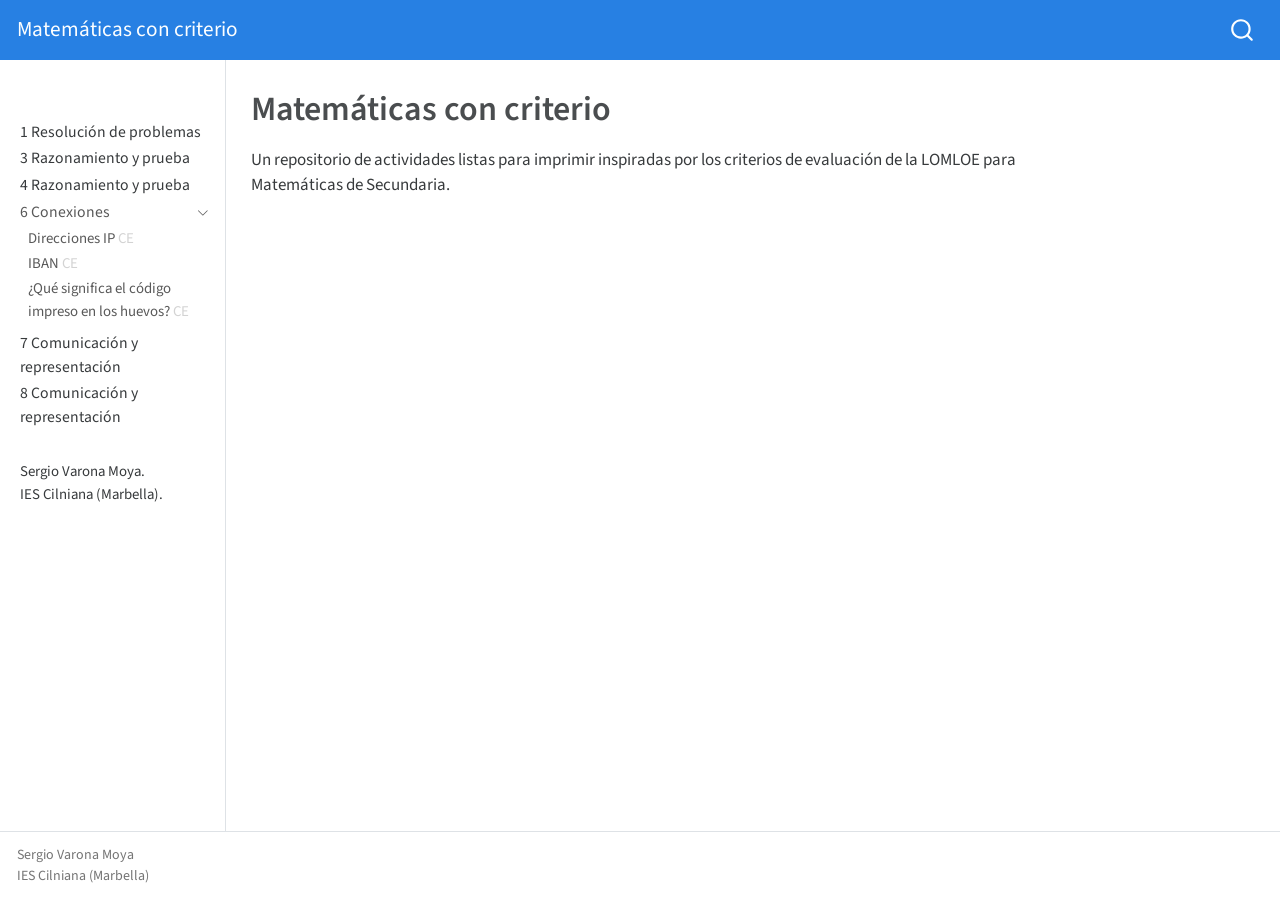
<file: index.html>
<!DOCTYPE html>
<html xmlns="http://www.w3.org/1999/xhtml" lang="en" xml:lang="en"><head>

<meta charset="utf-8">
<meta name="generator" content="quarto-1.3.450">

<meta name="viewport" content="width=device-width, initial-scale=1.0, user-scalable=yes">


<title>Matemáticas con criterio</title>
<style>
code{white-space: pre-wrap;}
span.smallcaps{font-variant: small-caps;}
div.columns{display: flex; gap: min(4vw, 1.5em);}
div.column{flex: auto; overflow-x: auto;}
div.hanging-indent{margin-left: 1.5em; text-indent: -1.5em;}
ul.task-list{list-style: none;}
ul.task-list li input[type="checkbox"] {
  width: 0.8em;
  margin: 0 0.8em 0.2em -1em; /* quarto-specific, see https://github.com/quarto-dev/quarto-cli/issues/4556 */ 
  vertical-align: middle;
}
</style>


<script src="site_libs/quarto-nav/quarto-nav.js"></script>
<script src="site_libs/quarto-nav/headroom.min.js"></script>
<script src="site_libs/clipboard/clipboard.min.js"></script>
<script src="site_libs/quarto-search/autocomplete.umd.js"></script>
<script src="site_libs/quarto-search/fuse.min.js"></script>
<script src="site_libs/quarto-search/quarto-search.js"></script>
<meta name="quarto:offset" content="./">
<script src="site_libs/quarto-html/quarto.js"></script>
<script src="site_libs/quarto-html/popper.min.js"></script>
<script src="site_libs/quarto-html/tippy.umd.min.js"></script>
<script src="site_libs/quarto-html/anchor.min.js"></script>
<link href="site_libs/quarto-html/tippy.css" rel="stylesheet">
<link href="site_libs/quarto-html/quarto-syntax-highlighting.css" rel="stylesheet" id="quarto-text-highlighting-styles">
<script src="site_libs/bootstrap/bootstrap.min.js"></script>
<link href="site_libs/bootstrap/bootstrap-icons.css" rel="stylesheet">
<link href="site_libs/bootstrap/bootstrap.min.css" rel="stylesheet" id="quarto-bootstrap" data-mode="light">
<script id="quarto-search-options" type="application/json">{
  "location": "navbar",
  "copy-button": false,
  "collapse-after": 3,
  "panel-placement": "end",
  "type": "overlay",
  "limit": 20,
  "language": {
    "search-no-results-text": "No results",
    "search-matching-documents-text": "matching documents",
    "search-copy-link-title": "Copy link to search",
    "search-hide-matches-text": "Hide additional matches",
    "search-more-match-text": "more match in this document",
    "search-more-matches-text": "more matches in this document",
    "search-clear-button-title": "Clear",
    "search-detached-cancel-button-title": "Cancel",
    "search-submit-button-title": "Submit",
    "search-label": "Search"
  }
}</script>


<link rel="stylesheet" href="styles.css">
</head>

<body class="nav-sidebar docked nav-fixed">

<div id="quarto-search-results"></div>
  <header id="quarto-header" class="headroom fixed-top">
    <nav class="navbar navbar-expand-lg navbar-dark ">
      <div class="navbar-container container-fluid">
      <div class="navbar-brand-container">
    <a class="navbar-brand" href="./index.html">
    <span class="navbar-title">Matemáticas con criterio</span>
    </a>
  </div>
        <div class="quarto-navbar-tools ms-auto">
</div>
          <div id="quarto-search" class="" title="Search"></div>
      </div> <!-- /container-fluid -->
    </nav>
  <nav class="quarto-secondary-nav">
    <div class="container-fluid d-flex">
      <button type="button" class="quarto-btn-toggle btn" data-bs-toggle="collapse" data-bs-target="#quarto-sidebar,#quarto-sidebar-glass" aria-controls="quarto-sidebar" aria-expanded="false" aria-label="Toggle sidebar navigation" onclick="if (window.quartoToggleHeadroom) { window.quartoToggleHeadroom(); }">
        <i class="bi bi-layout-text-sidebar-reverse"></i>
      </button>
      <nav class="quarto-page-breadcrumbs" aria-label="breadcrumb"><ol class="breadcrumb"><li class="breadcrumb-item">Matemáticas con criterio</li></ol></nav>
      <a class="flex-grow-1" role="button" data-bs-toggle="collapse" data-bs-target="#quarto-sidebar,#quarto-sidebar-glass" aria-controls="quarto-sidebar" aria-expanded="false" aria-label="Toggle sidebar navigation" onclick="if (window.quartoToggleHeadroom) { window.quartoToggleHeadroom(); }">      
      </a>
      <button type="button" class="btn quarto-search-button" aria-label="" onclick="window.quartoOpenSearch();">
        <i class="bi bi-search"></i>
      </button>
    </div>
  </nav>
</header>
<!-- content -->
<div id="quarto-content" class="quarto-container page-columns page-rows-contents page-layout-article page-navbar">
<!-- sidebar -->
  <nav id="quarto-sidebar" class="sidebar collapse collapse-horizontal sidebar-navigation docked overflow-auto">
        <div class="mt-2 flex-shrink-0 align-items-center">
        <div class="sidebar-search">
        <div id="quarto-search" class="" title="Search"></div>
        </div>
        </div>
    <div class="sidebar-menu-container"> 
    <ul class="list-unstyled mt-1">
        <li class="sidebar-item sidebar-item-section">
      <span class="sidebar-item-text sidebar-link text-start">
 <span class="menu-text">1 Resolución de problemas</span></span>
  </li>
        <li class="sidebar-item sidebar-item-section">
      <span class="sidebar-item-text sidebar-link text-start">
 <span class="menu-text">3 Razonamiento y prueba</span></span>
  </li>
        <li class="sidebar-item sidebar-item-section">
      <span class="sidebar-item-text sidebar-link text-start">
 <span class="menu-text">4 Razonamiento y prueba</span></span>
  </li>
        <li class="sidebar-item sidebar-item-section">
      <div class="sidebar-item-container"> 
            <a class="sidebar-item-text sidebar-link text-start" data-bs-toggle="collapse" data-bs-target="#quarto-sidebar-section-4" aria-expanded="true">
 <span class="menu-text">6 Conexiones</span></a>
          <a class="sidebar-item-toggle text-start" data-bs-toggle="collapse" data-bs-target="#quarto-sidebar-section-4" aria-expanded="true" aria-label="Toggle section">
            <i class="bi bi-chevron-right ms-2"></i>
          </a> 
      </div>
      <ul id="quarto-sidebar-section-4" class="collapse list-unstyled sidebar-section depth1 show">  
          <li class="sidebar-item">
  <div class="sidebar-item-container"> 
  <a href="./6_conexiones/direccionesIP/direccionesIP.html" class="sidebar-item-text sidebar-link">
 <span class="menu-text">Direcciones IP <span style="color:lightgrey;">CE</span></span></a>
  </div>
</li>
          <li class="sidebar-item">
  <div class="sidebar-item-container"> 
  <a href="./6_conexiones/IBAN/IBAN.html" class="sidebar-item-text sidebar-link">
 <span class="menu-text">IBAN <span style="color:lightgrey;">CE</span></span></a>
  </div>
</li>
          <li class="sidebar-item">
  <div class="sidebar-item-container"> 
  <a href="./6_conexiones/codigoHuevos/codigoHuevos.html" class="sidebar-item-text sidebar-link">
 <span class="menu-text">¿Qué significa el código impreso en los huevos? <span style="color:lightgrey;">CE</span></span></a>
  </div>
</li>
      </ul>
  </li>
        <li class="sidebar-item sidebar-item-section">
      <span class="sidebar-item-text sidebar-link text-start">
 <span class="menu-text">7 Comunicación y representación</span></span>
  </li>
        <li class="sidebar-item sidebar-item-section">
      <span class="sidebar-item-text sidebar-link text-start">
 <span class="menu-text">8 Comunicación y representación</span></span>
  </li>
    </ul>
    </div>
<div class="quarto-sidebar-footer"><div class="sidebar-footer-item">
<p>Sergio Varona Moya.<br> IES Cilniana (Marbella).</p>
</div></div></nav>
<div id="quarto-sidebar-glass" data-bs-toggle="collapse" data-bs-target="#quarto-sidebar,#quarto-sidebar-glass"></div>
<!-- margin-sidebar -->
    <div id="quarto-margin-sidebar" class="sidebar margin-sidebar">
        
    </div>
<!-- main -->
<main class="content" id="quarto-document-content">

<header id="title-block-header" class="quarto-title-block default">
<div class="quarto-title">
<h1 class="title">Matemáticas con criterio</h1>
</div>



<div class="quarto-title-meta">

    
  
    
  </div>
  

</header>

<p>Un repositorio de actividades listas para imprimir inspiradas por los criterios de evaluación de la LOMLOE para Matemáticas de Secundaria.</p>



</main> <!-- /main -->
<script id="quarto-html-after-body" type="application/javascript">
window.document.addEventListener("DOMContentLoaded", function (event) {
  const toggleBodyColorMode = (bsSheetEl) => {
    const mode = bsSheetEl.getAttribute("data-mode");
    const bodyEl = window.document.querySelector("body");
    if (mode === "dark") {
      bodyEl.classList.add("quarto-dark");
      bodyEl.classList.remove("quarto-light");
    } else {
      bodyEl.classList.add("quarto-light");
      bodyEl.classList.remove("quarto-dark");
    }
  }
  const toggleBodyColorPrimary = () => {
    const bsSheetEl = window.document.querySelector("link#quarto-bootstrap");
    if (bsSheetEl) {
      toggleBodyColorMode(bsSheetEl);
    }
  }
  toggleBodyColorPrimary();  
  const icon = "";
  const anchorJS = new window.AnchorJS();
  anchorJS.options = {
    placement: 'right',
    icon: icon
  };
  anchorJS.add('.anchored');
  const isCodeAnnotation = (el) => {
    for (const clz of el.classList) {
      if (clz.startsWith('code-annotation-')) {                     
        return true;
      }
    }
    return false;
  }
  const clipboard = new window.ClipboardJS('.code-copy-button', {
    text: function(trigger) {
      const codeEl = trigger.previousElementSibling.cloneNode(true);
      for (const childEl of codeEl.children) {
        if (isCodeAnnotation(childEl)) {
          childEl.remove();
        }
      }
      return codeEl.innerText;
    }
  });
  clipboard.on('success', function(e) {
    // button target
    const button = e.trigger;
    // don't keep focus
    button.blur();
    // flash "checked"
    button.classList.add('code-copy-button-checked');
    var currentTitle = button.getAttribute("title");
    button.setAttribute("title", "Copied!");
    let tooltip;
    if (window.bootstrap) {
      button.setAttribute("data-bs-toggle", "tooltip");
      button.setAttribute("data-bs-placement", "left");
      button.setAttribute("data-bs-title", "Copied!");
      tooltip = new bootstrap.Tooltip(button, 
        { trigger: "manual", 
          customClass: "code-copy-button-tooltip",
          offset: [0, -8]});
      tooltip.show();    
    }
    setTimeout(function() {
      if (tooltip) {
        tooltip.hide();
        button.removeAttribute("data-bs-title");
        button.removeAttribute("data-bs-toggle");
        button.removeAttribute("data-bs-placement");
      }
      button.setAttribute("title", currentTitle);
      button.classList.remove('code-copy-button-checked');
    }, 1000);
    // clear code selection
    e.clearSelection();
  });
  function tippyHover(el, contentFn) {
    const config = {
      allowHTML: true,
      content: contentFn,
      maxWidth: 500,
      delay: 100,
      arrow: false,
      appendTo: function(el) {
          return el.parentElement;
      },
      interactive: true,
      interactiveBorder: 10,
      theme: 'quarto',
      placement: 'bottom-start'
    };
    window.tippy(el, config); 
  }
  const noterefs = window.document.querySelectorAll('a[role="doc-noteref"]');
  for (var i=0; i<noterefs.length; i++) {
    const ref = noterefs[i];
    tippyHover(ref, function() {
      // use id or data attribute instead here
      let href = ref.getAttribute('data-footnote-href') || ref.getAttribute('href');
      try { href = new URL(href).hash; } catch {}
      const id = href.replace(/^#\/?/, "");
      const note = window.document.getElementById(id);
      return note.innerHTML;
    });
  }
      let selectedAnnoteEl;
      const selectorForAnnotation = ( cell, annotation) => {
        let cellAttr = 'data-code-cell="' + cell + '"';
        let lineAttr = 'data-code-annotation="' +  annotation + '"';
        const selector = 'span[' + cellAttr + '][' + lineAttr + ']';
        return selector;
      }
      const selectCodeLines = (annoteEl) => {
        const doc = window.document;
        const targetCell = annoteEl.getAttribute("data-target-cell");
        const targetAnnotation = annoteEl.getAttribute("data-target-annotation");
        const annoteSpan = window.document.querySelector(selectorForAnnotation(targetCell, targetAnnotation));
        const lines = annoteSpan.getAttribute("data-code-lines").split(",");
        const lineIds = lines.map((line) => {
          return targetCell + "-" + line;
        })
        let top = null;
        let height = null;
        let parent = null;
        if (lineIds.length > 0) {
            //compute the position of the single el (top and bottom and make a div)
            const el = window.document.getElementById(lineIds[0]);
            top = el.offsetTop;
            height = el.offsetHeight;
            parent = el.parentElement.parentElement;
          if (lineIds.length > 1) {
            const lastEl = window.document.getElementById(lineIds[lineIds.length - 1]);
            const bottom = lastEl.offsetTop + lastEl.offsetHeight;
            height = bottom - top;
          }
          if (top !== null && height !== null && parent !== null) {
            // cook up a div (if necessary) and position it 
            let div = window.document.getElementById("code-annotation-line-highlight");
            if (div === null) {
              div = window.document.createElement("div");
              div.setAttribute("id", "code-annotation-line-highlight");
              div.style.position = 'absolute';
              parent.appendChild(div);
            }
            div.style.top = top - 2 + "px";
            div.style.height = height + 4 + "px";
            let gutterDiv = window.document.getElementById("code-annotation-line-highlight-gutter");
            if (gutterDiv === null) {
              gutterDiv = window.document.createElement("div");
              gutterDiv.setAttribute("id", "code-annotation-line-highlight-gutter");
              gutterDiv.style.position = 'absolute';
              const codeCell = window.document.getElementById(targetCell);
              const gutter = codeCell.querySelector('.code-annotation-gutter');
              gutter.appendChild(gutterDiv);
            }
            gutterDiv.style.top = top - 2 + "px";
            gutterDiv.style.height = height + 4 + "px";
          }
          selectedAnnoteEl = annoteEl;
        }
      };
      const unselectCodeLines = () => {
        const elementsIds = ["code-annotation-line-highlight", "code-annotation-line-highlight-gutter"];
        elementsIds.forEach((elId) => {
          const div = window.document.getElementById(elId);
          if (div) {
            div.remove();
          }
        });
        selectedAnnoteEl = undefined;
      };
      // Attach click handler to the DT
      const annoteDls = window.document.querySelectorAll('dt[data-target-cell]');
      for (const annoteDlNode of annoteDls) {
        annoteDlNode.addEventListener('click', (event) => {
          const clickedEl = event.target;
          if (clickedEl !== selectedAnnoteEl) {
            unselectCodeLines();
            const activeEl = window.document.querySelector('dt[data-target-cell].code-annotation-active');
            if (activeEl) {
              activeEl.classList.remove('code-annotation-active');
            }
            selectCodeLines(clickedEl);
            clickedEl.classList.add('code-annotation-active');
          } else {
            // Unselect the line
            unselectCodeLines();
            clickedEl.classList.remove('code-annotation-active');
          }
        });
      }
  const findCites = (el) => {
    const parentEl = el.parentElement;
    if (parentEl) {
      const cites = parentEl.dataset.cites;
      if (cites) {
        return {
          el,
          cites: cites.split(' ')
        };
      } else {
        return findCites(el.parentElement)
      }
    } else {
      return undefined;
    }
  };
  var bibliorefs = window.document.querySelectorAll('a[role="doc-biblioref"]');
  for (var i=0; i<bibliorefs.length; i++) {
    const ref = bibliorefs[i];
    const citeInfo = findCites(ref);
    if (citeInfo) {
      tippyHover(citeInfo.el, function() {
        var popup = window.document.createElement('div');
        citeInfo.cites.forEach(function(cite) {
          var citeDiv = window.document.createElement('div');
          citeDiv.classList.add('hanging-indent');
          citeDiv.classList.add('csl-entry');
          var biblioDiv = window.document.getElementById('ref-' + cite);
          if (biblioDiv) {
            citeDiv.innerHTML = biblioDiv.innerHTML;
          }
          popup.appendChild(citeDiv);
        });
        return popup.innerHTML;
      });
    }
  }
});
</script>
</div> <!-- /content -->
<footer class="footer">
  <div class="nav-footer">
    <div class="nav-footer-left">
      <ul class="footer-items list-unstyled">
    <li class="nav-item">
 Sergio Varona Moya<br> IES Cilniana (Marbella)
  </li>  
</ul>
    </div>   
    <div class="nav-footer-center">
      &nbsp;
    </div>
    <div class="nav-footer-right">
      &nbsp;
    </div>
  </div>
</footer>



</body></html>
</file>
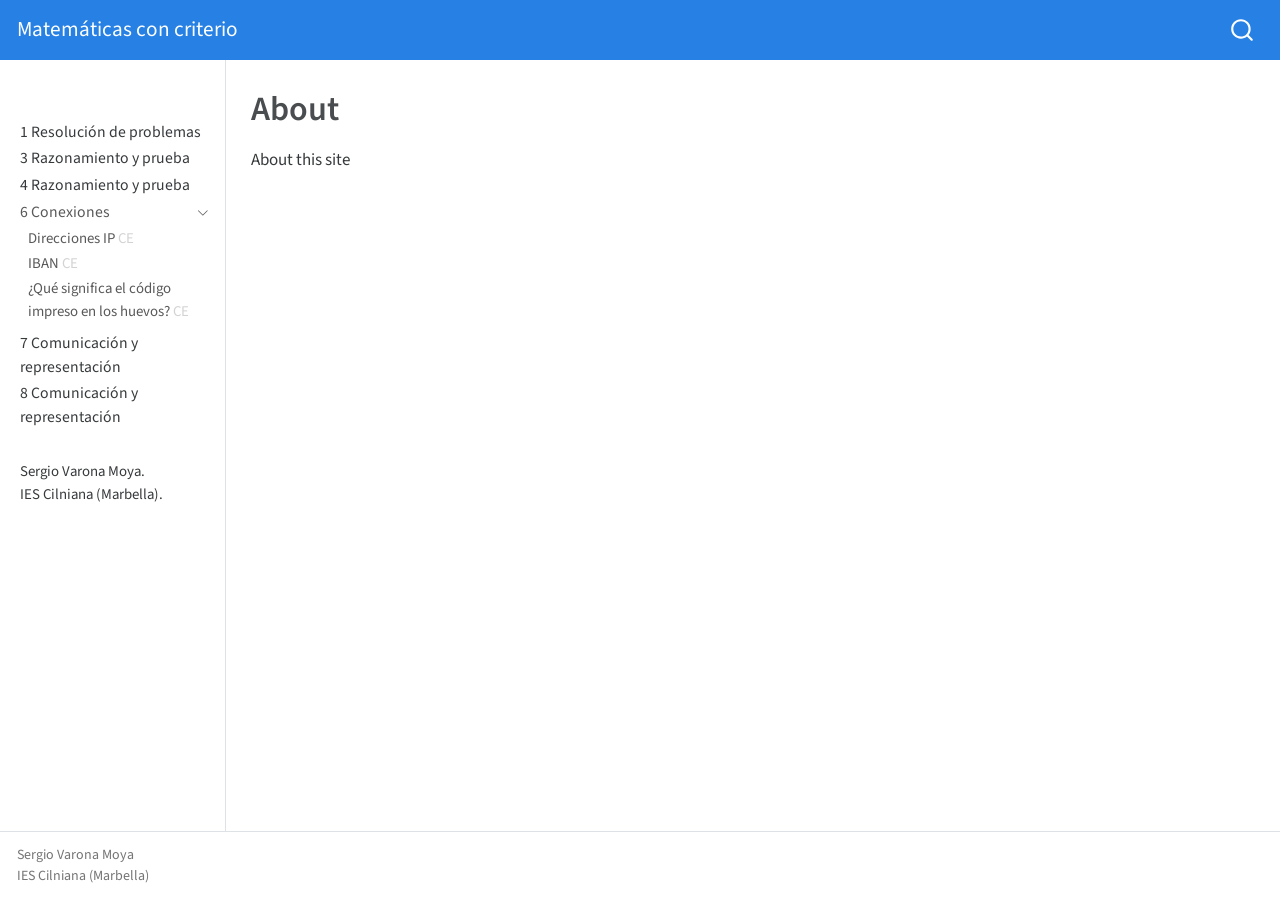
<file: about.html>
<!DOCTYPE html>
<html xmlns="http://www.w3.org/1999/xhtml" lang="en" xml:lang="en"><head>

<meta charset="utf-8">
<meta name="generator" content="quarto-1.3.450">

<meta name="viewport" content="width=device-width, initial-scale=1.0, user-scalable=yes">


<title>Matemáticas con criterio - About</title>
<style>
code{white-space: pre-wrap;}
span.smallcaps{font-variant: small-caps;}
div.columns{display: flex; gap: min(4vw, 1.5em);}
div.column{flex: auto; overflow-x: auto;}
div.hanging-indent{margin-left: 1.5em; text-indent: -1.5em;}
ul.task-list{list-style: none;}
ul.task-list li input[type="checkbox"] {
  width: 0.8em;
  margin: 0 0.8em 0.2em -1em; /* quarto-specific, see https://github.com/quarto-dev/quarto-cli/issues/4556 */ 
  vertical-align: middle;
}
</style>


<script src="site_libs/quarto-nav/quarto-nav.js"></script>
<script src="site_libs/quarto-nav/headroom.min.js"></script>
<script src="site_libs/clipboard/clipboard.min.js"></script>
<script src="site_libs/quarto-search/autocomplete.umd.js"></script>
<script src="site_libs/quarto-search/fuse.min.js"></script>
<script src="site_libs/quarto-search/quarto-search.js"></script>
<meta name="quarto:offset" content="./">
<script src="site_libs/quarto-html/quarto.js"></script>
<script src="site_libs/quarto-html/popper.min.js"></script>
<script src="site_libs/quarto-html/tippy.umd.min.js"></script>
<script src="site_libs/quarto-html/anchor.min.js"></script>
<link href="site_libs/quarto-html/tippy.css" rel="stylesheet">
<link href="site_libs/quarto-html/quarto-syntax-highlighting.css" rel="stylesheet" id="quarto-text-highlighting-styles">
<script src="site_libs/bootstrap/bootstrap.min.js"></script>
<link href="site_libs/bootstrap/bootstrap-icons.css" rel="stylesheet">
<link href="site_libs/bootstrap/bootstrap.min.css" rel="stylesheet" id="quarto-bootstrap" data-mode="light">
<script id="quarto-search-options" type="application/json">{
  "location": "navbar",
  "copy-button": false,
  "collapse-after": 3,
  "panel-placement": "end",
  "type": "overlay",
  "limit": 20,
  "language": {
    "search-no-results-text": "No results",
    "search-matching-documents-text": "matching documents",
    "search-copy-link-title": "Copy link to search",
    "search-hide-matches-text": "Hide additional matches",
    "search-more-match-text": "more match in this document",
    "search-more-matches-text": "more matches in this document",
    "search-clear-button-title": "Clear",
    "search-detached-cancel-button-title": "Cancel",
    "search-submit-button-title": "Submit",
    "search-label": "Search"
  }
}</script>


<link rel="stylesheet" href="styles.css">
</head>

<body class="nav-sidebar docked nav-fixed">

<div id="quarto-search-results"></div>
  <header id="quarto-header" class="headroom fixed-top">
    <nav class="navbar navbar-expand-lg navbar-dark ">
      <div class="navbar-container container-fluid">
      <div class="navbar-brand-container">
    <a class="navbar-brand" href="./index.html">
    <span class="navbar-title">Matemáticas con criterio</span>
    </a>
  </div>
        <div class="quarto-navbar-tools ms-auto">
</div>
          <div id="quarto-search" class="" title="Search"></div>
      </div> <!-- /container-fluid -->
    </nav>
  <nav class="quarto-secondary-nav">
    <div class="container-fluid d-flex">
      <button type="button" class="quarto-btn-toggle btn" data-bs-toggle="collapse" data-bs-target="#quarto-sidebar,#quarto-sidebar-glass" aria-controls="quarto-sidebar" aria-expanded="false" aria-label="Toggle sidebar navigation" onclick="if (window.quartoToggleHeadroom) { window.quartoToggleHeadroom(); }">
        <i class="bi bi-layout-text-sidebar-reverse"></i>
      </button>
      <nav class="quarto-page-breadcrumbs" aria-label="breadcrumb"><ol class="breadcrumb"><li class="breadcrumb-item">About</li></ol></nav>
      <a class="flex-grow-1" role="button" data-bs-toggle="collapse" data-bs-target="#quarto-sidebar,#quarto-sidebar-glass" aria-controls="quarto-sidebar" aria-expanded="false" aria-label="Toggle sidebar navigation" onclick="if (window.quartoToggleHeadroom) { window.quartoToggleHeadroom(); }">      
      </a>
      <button type="button" class="btn quarto-search-button" aria-label="" onclick="window.quartoOpenSearch();">
        <i class="bi bi-search"></i>
      </button>
    </div>
  </nav>
</header>
<!-- content -->
<div id="quarto-content" class="quarto-container page-columns page-rows-contents page-layout-article page-navbar">
<!-- sidebar -->
  <nav id="quarto-sidebar" class="sidebar collapse collapse-horizontal sidebar-navigation docked overflow-auto">
        <div class="mt-2 flex-shrink-0 align-items-center">
        <div class="sidebar-search">
        <div id="quarto-search" class="" title="Search"></div>
        </div>
        </div>
    <div class="sidebar-menu-container"> 
    <ul class="list-unstyled mt-1">
        <li class="sidebar-item sidebar-item-section">
      <span class="sidebar-item-text sidebar-link text-start">
 <span class="menu-text">1 Resolución de problemas</span></span>
  </li>
        <li class="sidebar-item sidebar-item-section">
      <span class="sidebar-item-text sidebar-link text-start">
 <span class="menu-text">3 Razonamiento y prueba</span></span>
  </li>
        <li class="sidebar-item sidebar-item-section">
      <span class="sidebar-item-text sidebar-link text-start">
 <span class="menu-text">4 Razonamiento y prueba</span></span>
  </li>
        <li class="sidebar-item sidebar-item-section">
      <div class="sidebar-item-container"> 
            <a class="sidebar-item-text sidebar-link text-start" data-bs-toggle="collapse" data-bs-target="#quarto-sidebar-section-4" aria-expanded="true">
 <span class="menu-text">6 Conexiones</span></a>
          <a class="sidebar-item-toggle text-start" data-bs-toggle="collapse" data-bs-target="#quarto-sidebar-section-4" aria-expanded="true" aria-label="Toggle section">
            <i class="bi bi-chevron-right ms-2"></i>
          </a> 
      </div>
      <ul id="quarto-sidebar-section-4" class="collapse list-unstyled sidebar-section depth1 show">  
          <li class="sidebar-item">
  <div class="sidebar-item-container"> 
  <a href="./6_conexiones/direccionesIP/direccionesIP.html" class="sidebar-item-text sidebar-link">
 <span class="menu-text">Direcciones IP <span style="color:lightgrey;">CE</span></span></a>
  </div>
</li>
          <li class="sidebar-item">
  <div class="sidebar-item-container"> 
  <a href="./6_conexiones/IBAN/IBAN.html" class="sidebar-item-text sidebar-link">
 <span class="menu-text">IBAN <span style="color:lightgrey;">CE</span></span></a>
  </div>
</li>
          <li class="sidebar-item">
  <div class="sidebar-item-container"> 
  <a href="./6_conexiones/codigoHuevos/codigoHuevos.html" class="sidebar-item-text sidebar-link">
 <span class="menu-text">¿Qué significa el código impreso en los huevos? <span style="color:lightgrey;">CE</span></span></a>
  </div>
</li>
      </ul>
  </li>
        <li class="sidebar-item sidebar-item-section">
      <span class="sidebar-item-text sidebar-link text-start">
 <span class="menu-text">7 Comunicación y representación</span></span>
  </li>
        <li class="sidebar-item sidebar-item-section">
      <span class="sidebar-item-text sidebar-link text-start">
 <span class="menu-text">8 Comunicación y representación</span></span>
  </li>
    </ul>
    </div>
<div class="quarto-sidebar-footer"><div class="sidebar-footer-item">
<p>Sergio Varona Moya.<br> IES Cilniana (Marbella).</p>
</div></div></nav>
<div id="quarto-sidebar-glass" data-bs-toggle="collapse" data-bs-target="#quarto-sidebar,#quarto-sidebar-glass"></div>
<!-- margin-sidebar -->
    <div id="quarto-margin-sidebar" class="sidebar margin-sidebar">
        
    </div>
<!-- main -->
<main class="content" id="quarto-document-content">

<header id="title-block-header" class="quarto-title-block default">
<div class="quarto-title">
<h1 class="title">About</h1>
</div>



<div class="quarto-title-meta">

    
  
    
  </div>
  

</header>

<p>About this site</p>



</main> <!-- /main -->
<script id="quarto-html-after-body" type="application/javascript">
window.document.addEventListener("DOMContentLoaded", function (event) {
  const toggleBodyColorMode = (bsSheetEl) => {
    const mode = bsSheetEl.getAttribute("data-mode");
    const bodyEl = window.document.querySelector("body");
    if (mode === "dark") {
      bodyEl.classList.add("quarto-dark");
      bodyEl.classList.remove("quarto-light");
    } else {
      bodyEl.classList.add("quarto-light");
      bodyEl.classList.remove("quarto-dark");
    }
  }
  const toggleBodyColorPrimary = () => {
    const bsSheetEl = window.document.querySelector("link#quarto-bootstrap");
    if (bsSheetEl) {
      toggleBodyColorMode(bsSheetEl);
    }
  }
  toggleBodyColorPrimary();  
  const icon = "";
  const anchorJS = new window.AnchorJS();
  anchorJS.options = {
    placement: 'right',
    icon: icon
  };
  anchorJS.add('.anchored');
  const isCodeAnnotation = (el) => {
    for (const clz of el.classList) {
      if (clz.startsWith('code-annotation-')) {                     
        return true;
      }
    }
    return false;
  }
  const clipboard = new window.ClipboardJS('.code-copy-button', {
    text: function(trigger) {
      const codeEl = trigger.previousElementSibling.cloneNode(true);
      for (const childEl of codeEl.children) {
        if (isCodeAnnotation(childEl)) {
          childEl.remove();
        }
      }
      return codeEl.innerText;
    }
  });
  clipboard.on('success', function(e) {
    // button target
    const button = e.trigger;
    // don't keep focus
    button.blur();
    // flash "checked"
    button.classList.add('code-copy-button-checked');
    var currentTitle = button.getAttribute("title");
    button.setAttribute("title", "Copied!");
    let tooltip;
    if (window.bootstrap) {
      button.setAttribute("data-bs-toggle", "tooltip");
      button.setAttribute("data-bs-placement", "left");
      button.setAttribute("data-bs-title", "Copied!");
      tooltip = new bootstrap.Tooltip(button, 
        { trigger: "manual", 
          customClass: "code-copy-button-tooltip",
          offset: [0, -8]});
      tooltip.show();    
    }
    setTimeout(function() {
      if (tooltip) {
        tooltip.hide();
        button.removeAttribute("data-bs-title");
        button.removeAttribute("data-bs-toggle");
        button.removeAttribute("data-bs-placement");
      }
      button.setAttribute("title", currentTitle);
      button.classList.remove('code-copy-button-checked');
    }, 1000);
    // clear code selection
    e.clearSelection();
  });
  function tippyHover(el, contentFn) {
    const config = {
      allowHTML: true,
      content: contentFn,
      maxWidth: 500,
      delay: 100,
      arrow: false,
      appendTo: function(el) {
          return el.parentElement;
      },
      interactive: true,
      interactiveBorder: 10,
      theme: 'quarto',
      placement: 'bottom-start'
    };
    window.tippy(el, config); 
  }
  const noterefs = window.document.querySelectorAll('a[role="doc-noteref"]');
  for (var i=0; i<noterefs.length; i++) {
    const ref = noterefs[i];
    tippyHover(ref, function() {
      // use id or data attribute instead here
      let href = ref.getAttribute('data-footnote-href') || ref.getAttribute('href');
      try { href = new URL(href).hash; } catch {}
      const id = href.replace(/^#\/?/, "");
      const note = window.document.getElementById(id);
      return note.innerHTML;
    });
  }
      let selectedAnnoteEl;
      const selectorForAnnotation = ( cell, annotation) => {
        let cellAttr = 'data-code-cell="' + cell + '"';
        let lineAttr = 'data-code-annotation="' +  annotation + '"';
        const selector = 'span[' + cellAttr + '][' + lineAttr + ']';
        return selector;
      }
      const selectCodeLines = (annoteEl) => {
        const doc = window.document;
        const targetCell = annoteEl.getAttribute("data-target-cell");
        const targetAnnotation = annoteEl.getAttribute("data-target-annotation");
        const annoteSpan = window.document.querySelector(selectorForAnnotation(targetCell, targetAnnotation));
        const lines = annoteSpan.getAttribute("data-code-lines").split(",");
        const lineIds = lines.map((line) => {
          return targetCell + "-" + line;
        })
        let top = null;
        let height = null;
        let parent = null;
        if (lineIds.length > 0) {
            //compute the position of the single el (top and bottom and make a div)
            const el = window.document.getElementById(lineIds[0]);
            top = el.offsetTop;
            height = el.offsetHeight;
            parent = el.parentElement.parentElement;
          if (lineIds.length > 1) {
            const lastEl = window.document.getElementById(lineIds[lineIds.length - 1]);
            const bottom = lastEl.offsetTop + lastEl.offsetHeight;
            height = bottom - top;
          }
          if (top !== null && height !== null && parent !== null) {
            // cook up a div (if necessary) and position it 
            let div = window.document.getElementById("code-annotation-line-highlight");
            if (div === null) {
              div = window.document.createElement("div");
              div.setAttribute("id", "code-annotation-line-highlight");
              div.style.position = 'absolute';
              parent.appendChild(div);
            }
            div.style.top = top - 2 + "px";
            div.style.height = height + 4 + "px";
            let gutterDiv = window.document.getElementById("code-annotation-line-highlight-gutter");
            if (gutterDiv === null) {
              gutterDiv = window.document.createElement("div");
              gutterDiv.setAttribute("id", "code-annotation-line-highlight-gutter");
              gutterDiv.style.position = 'absolute';
              const codeCell = window.document.getElementById(targetCell);
              const gutter = codeCell.querySelector('.code-annotation-gutter');
              gutter.appendChild(gutterDiv);
            }
            gutterDiv.style.top = top - 2 + "px";
            gutterDiv.style.height = height + 4 + "px";
          }
          selectedAnnoteEl = annoteEl;
        }
      };
      const unselectCodeLines = () => {
        const elementsIds = ["code-annotation-line-highlight", "code-annotation-line-highlight-gutter"];
        elementsIds.forEach((elId) => {
          const div = window.document.getElementById(elId);
          if (div) {
            div.remove();
          }
        });
        selectedAnnoteEl = undefined;
      };
      // Attach click handler to the DT
      const annoteDls = window.document.querySelectorAll('dt[data-target-cell]');
      for (const annoteDlNode of annoteDls) {
        annoteDlNode.addEventListener('click', (event) => {
          const clickedEl = event.target;
          if (clickedEl !== selectedAnnoteEl) {
            unselectCodeLines();
            const activeEl = window.document.querySelector('dt[data-target-cell].code-annotation-active');
            if (activeEl) {
              activeEl.classList.remove('code-annotation-active');
            }
            selectCodeLines(clickedEl);
            clickedEl.classList.add('code-annotation-active');
          } else {
            // Unselect the line
            unselectCodeLines();
            clickedEl.classList.remove('code-annotation-active');
          }
        });
      }
  const findCites = (el) => {
    const parentEl = el.parentElement;
    if (parentEl) {
      const cites = parentEl.dataset.cites;
      if (cites) {
        return {
          el,
          cites: cites.split(' ')
        };
      } else {
        return findCites(el.parentElement)
      }
    } else {
      return undefined;
    }
  };
  var bibliorefs = window.document.querySelectorAll('a[role="doc-biblioref"]');
  for (var i=0; i<bibliorefs.length; i++) {
    const ref = bibliorefs[i];
    const citeInfo = findCites(ref);
    if (citeInfo) {
      tippyHover(citeInfo.el, function() {
        var popup = window.document.createElement('div');
        citeInfo.cites.forEach(function(cite) {
          var citeDiv = window.document.createElement('div');
          citeDiv.classList.add('hanging-indent');
          citeDiv.classList.add('csl-entry');
          var biblioDiv = window.document.getElementById('ref-' + cite);
          if (biblioDiv) {
            citeDiv.innerHTML = biblioDiv.innerHTML;
          }
          popup.appendChild(citeDiv);
        });
        return popup.innerHTML;
      });
    }
  }
});
</script>
</div> <!-- /content -->
<footer class="footer">
  <div class="nav-footer">
    <div class="nav-footer-left">
      <ul class="footer-items list-unstyled">
    <li class="nav-item">
 Sergio Varona Moya<br> IES Cilniana (Marbella)
  </li>  
</ul>
    </div>   
    <div class="nav-footer-center">
      &nbsp;
    </div>
    <div class="nav-footer-right">
      &nbsp;
    </div>
  </div>
</footer>



</body></html>
</file>
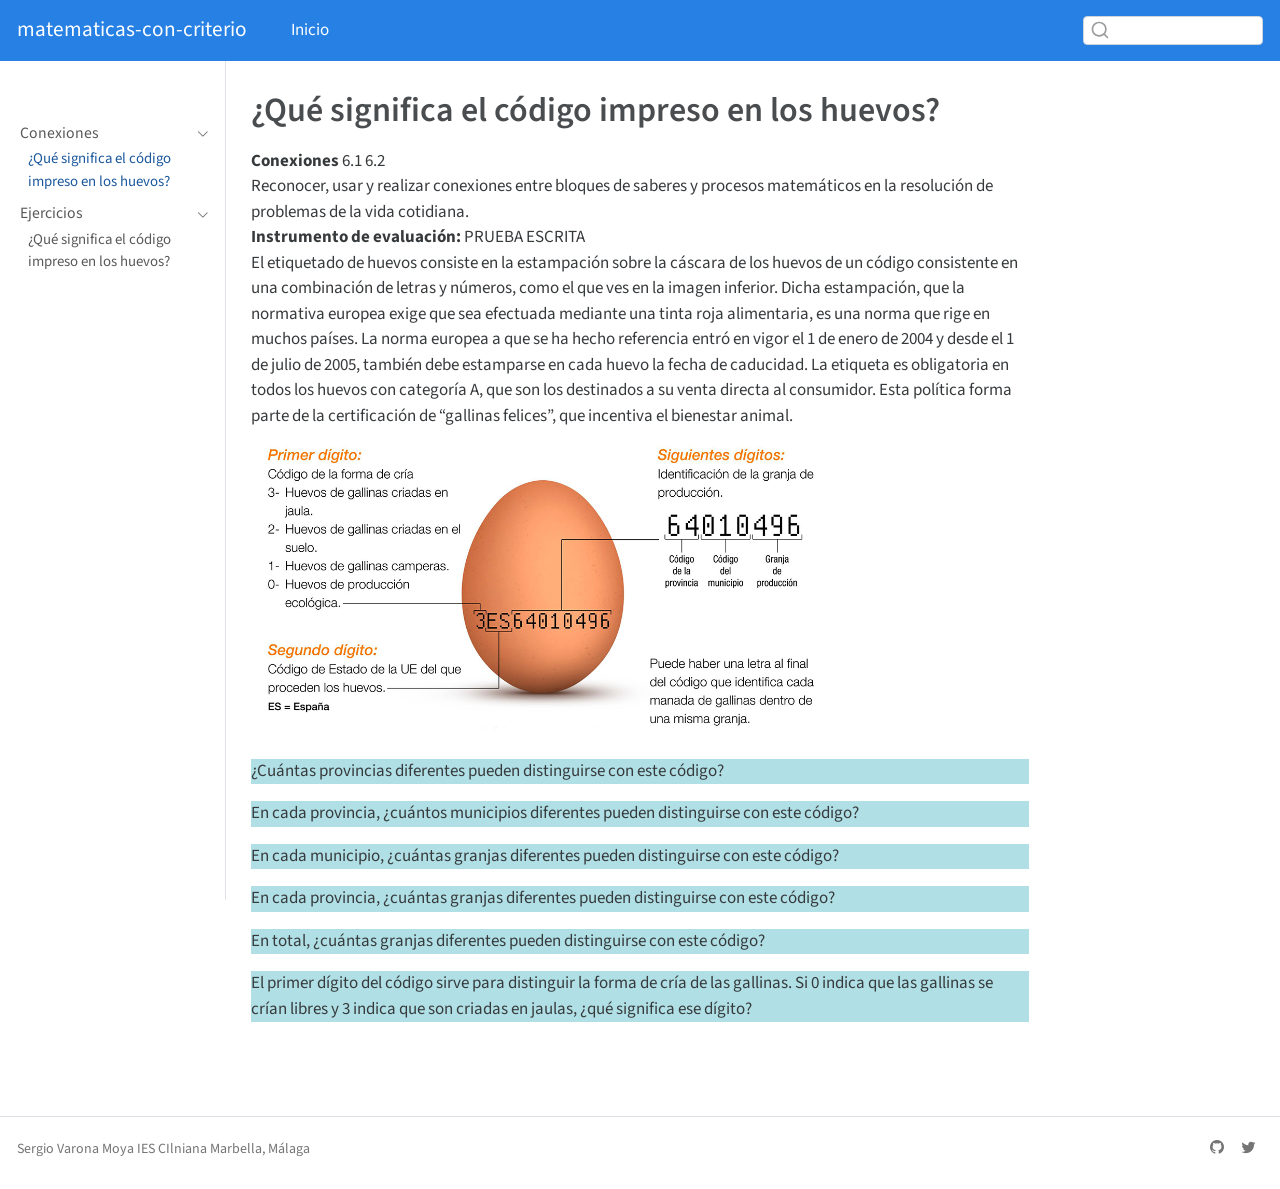
<file: conexiones/codigoHuevos.html>
<!DOCTYPE html>
<html xmlns="http://www.w3.org/1999/xhtml" lang="en" xml:lang="en"><head>

<meta charset="utf-8">
<meta name="generator" content="quarto-1.3.450">

<meta name="viewport" content="width=device-width, initial-scale=1.0, user-scalable=yes">


<title>matematicas-con-criterio - ¿Qué significa el código impreso en los huevos?</title>
<style>
code{white-space: pre-wrap;}
span.smallcaps{font-variant: small-caps;}
div.columns{display: flex; gap: min(4vw, 1.5em);}
div.column{flex: auto; overflow-x: auto;}
div.hanging-indent{margin-left: 1.5em; text-indent: -1.5em;}
ul.task-list{list-style: none;}
ul.task-list li input[type="checkbox"] {
  width: 0.8em;
  margin: 0 0.8em 0.2em -1em; /* quarto-specific, see https://github.com/quarto-dev/quarto-cli/issues/4556 */ 
  vertical-align: middle;
}
</style>


<script src="../site_libs/quarto-nav/quarto-nav.js"></script>
<script src="../site_libs/quarto-nav/headroom.min.js"></script>
<script src="../site_libs/clipboard/clipboard.min.js"></script>
<script src="../site_libs/quarto-search/autocomplete.umd.js"></script>
<script src="../site_libs/quarto-search/fuse.min.js"></script>
<script src="../site_libs/quarto-search/quarto-search.js"></script>
<meta name="quarto:offset" content="../">
<script src="../site_libs/quarto-html/quarto.js"></script>
<script src="../site_libs/quarto-html/popper.min.js"></script>
<script src="../site_libs/quarto-html/tippy.umd.min.js"></script>
<script src="../site_libs/quarto-html/anchor.min.js"></script>
<link href="../site_libs/quarto-html/tippy.css" rel="stylesheet">
<link href="../site_libs/quarto-html/quarto-syntax-highlighting.css" rel="stylesheet" id="quarto-text-highlighting-styles">
<script src="../site_libs/bootstrap/bootstrap.min.js"></script>
<link href="../site_libs/bootstrap/bootstrap-icons.css" rel="stylesheet">
<link href="../site_libs/bootstrap/bootstrap.min.css" rel="stylesheet" id="quarto-bootstrap" data-mode="light">
<script id="quarto-search-options" type="application/json">{
  "location": "navbar",
  "copy-button": false,
  "collapse-after": 3,
  "panel-placement": "end",
  "type": "textbox",
  "limit": 20,
  "language": {
    "search-no-results-text": "No results",
    "search-matching-documents-text": "matching documents",
    "search-copy-link-title": "Copy link to search",
    "search-hide-matches-text": "Hide additional matches",
    "search-more-match-text": "more match in this document",
    "search-more-matches-text": "more matches in this document",
    "search-clear-button-title": "Clear",
    "search-detached-cancel-button-title": "Cancel",
    "search-submit-button-title": "Submit",
    "search-label": "Search"
  }
}</script>


<link rel="stylesheet" href="../styles.css">
</head>

<body class="nav-sidebar docked nav-fixed">

<div id="quarto-search-results"></div>
  <header id="quarto-header" class="headroom fixed-top">
    <nav class="navbar navbar-expand-lg navbar-dark ">
      <div class="navbar-container container-fluid">
      <div class="navbar-brand-container">
    <a class="navbar-brand" href="../index.html">
    <span class="navbar-title">matematicas-con-criterio</span>
    </a>
  </div>
            <div id="quarto-search" class="" title="Search"></div>
          <button class="navbar-toggler" type="button" data-bs-toggle="collapse" data-bs-target="#navbarCollapse" aria-controls="navbarCollapse" aria-expanded="false" aria-label="Toggle navigation" onclick="if (window.quartoToggleHeadroom) { window.quartoToggleHeadroom(); }">
  <span class="navbar-toggler-icon"></span>
</button>
          <div class="collapse navbar-collapse" id="navbarCollapse">
            <ul class="navbar-nav navbar-nav-scroll me-auto">
  <li class="nav-item">
    <a class="nav-link" href="../index.html" rel="" target="">
 <span class="menu-text">Inicio</span></a>
  </li>  
</ul>
            <div class="quarto-navbar-tools ms-auto">
</div>
          </div> <!-- /navcollapse -->
      </div> <!-- /container-fluid -->
    </nav>
  <nav class="quarto-secondary-nav">
    <div class="container-fluid d-flex">
      <button type="button" class="quarto-btn-toggle btn" data-bs-toggle="collapse" data-bs-target="#quarto-sidebar,#quarto-sidebar-glass" aria-controls="quarto-sidebar" aria-expanded="false" aria-label="Toggle sidebar navigation" onclick="if (window.quartoToggleHeadroom) { window.quartoToggleHeadroom(); }">
        <i class="bi bi-layout-text-sidebar-reverse"></i>
      </button>
      <nav class="quarto-page-breadcrumbs" aria-label="breadcrumb"><ol class="breadcrumb"><li class="breadcrumb-item"><a href="../conexiones/codigoHuevos.html">Conexiones</a></li><li class="breadcrumb-item"><a href="../conexiones/codigoHuevos.html">¿Qué significa el código impreso en los huevos?</a></li></ol></nav>
      <a class="flex-grow-1" role="button" data-bs-toggle="collapse" data-bs-target="#quarto-sidebar,#quarto-sidebar-glass" aria-controls="quarto-sidebar" aria-expanded="false" aria-label="Toggle sidebar navigation" onclick="if (window.quartoToggleHeadroom) { window.quartoToggleHeadroom(); }">      
      </a>
      <button type="button" class="btn quarto-search-button" aria-label="" onclick="window.quartoOpenSearch();">
        <i class="bi bi-search"></i>
      </button>
    </div>
  </nav>
</header>
<!-- content -->
<div id="quarto-content" class="quarto-container page-columns page-rows-contents page-layout-article page-navbar">
<!-- sidebar -->
  <nav id="quarto-sidebar" class="sidebar collapse collapse-horizontal sidebar-navigation docked overflow-auto">
        <div class="mt-2 flex-shrink-0 align-items-center">
        <div class="sidebar-search">
        <div id="quarto-search" class="" title="Search"></div>
        </div>
        </div>
    <div class="sidebar-menu-container"> 
    <ul class="list-unstyled mt-1">
        <li class="sidebar-item sidebar-item-section">
      <div class="sidebar-item-container"> 
            <a class="sidebar-item-text sidebar-link text-start" data-bs-toggle="collapse" data-bs-target="#quarto-sidebar-section-1" aria-expanded="true">
 <span class="menu-text">Conexiones</span></a>
          <a class="sidebar-item-toggle text-start" data-bs-toggle="collapse" data-bs-target="#quarto-sidebar-section-1" aria-expanded="true" aria-label="Toggle section">
            <i class="bi bi-chevron-right ms-2"></i>
          </a> 
      </div>
      <ul id="quarto-sidebar-section-1" class="collapse list-unstyled sidebar-section depth1 show">  
          <li class="sidebar-item">
  <div class="sidebar-item-container"> 
  <a href="../conexiones/codigoHuevos.html" class="sidebar-item-text sidebar-link active">
 <span class="menu-text">¿Qué significa el código impreso en los huevos?</span></a>
  </div>
</li>
      </ul>
  </li>
        <li class="sidebar-item sidebar-item-section">
      <div class="sidebar-item-container"> 
            <a class="sidebar-item-text sidebar-link text-start" data-bs-toggle="collapse" data-bs-target="#quarto-sidebar-section-2" aria-expanded="true">
 <span class="menu-text">Ejercicios</span></a>
          <a class="sidebar-item-toggle text-start" data-bs-toggle="collapse" data-bs-target="#quarto-sidebar-section-2" aria-expanded="true" aria-label="Toggle section">
            <i class="bi bi-chevron-right ms-2"></i>
          </a> 
      </div>
      <ul id="quarto-sidebar-section-2" class="collapse list-unstyled sidebar-section depth1 show">  
          <li class="sidebar-item">
  <div class="sidebar-item-container"> 
  <a href="../conexiones/codigoHuevos.html" class="sidebar-item-text sidebar-link">
 <span class="menu-text">¿Qué significa el código impreso en los huevos?</span></a>
  </div>
</li>
      </ul>
  </li>
    </ul>
    </div>
</nav>
<div id="quarto-sidebar-glass" data-bs-toggle="collapse" data-bs-target="#quarto-sidebar,#quarto-sidebar-glass"></div>
<!-- margin-sidebar -->
    <div id="quarto-margin-sidebar" class="sidebar margin-sidebar">
        
    </div>
<!-- main -->
<main class="content" id="quarto-document-content">

<header id="title-block-header" class="quarto-title-block default">
<div class="quarto-title">
<h1 class="title">¿Qué significa el código impreso en los huevos?</h1>
</div>



<div class="quarto-title-meta">

    
  
    
  </div>
  

</header>

<p><b>Conexiones</b> 6.1&nbsp;6.2 <br> Reconocer, usar y realizar conexiones entre bloques de saberes y procesos matemáticos en la resolución de problemas de la vida cotidiana.<br><b>Instrumento de evaluación:</b> PRUEBA ESCRITA<br>El etiquetado de huevos consiste en la estampación sobre la cáscara de los huevos de un código consistente en una combinación de letras y números, como el que ves en la imagen inferior. Dicha estampación, que la normativa europea exige que sea efectuada mediante una tinta roja alimentaria,​ es una norma que rige en muchos países. La norma europea a que se ha hecho referencia entró en vigor el 1 de enero de 2004 y desde el 1 de julio de 2005, también debe estamparse en cada huevo la fecha de caducidad. La etiqueta es obligatoria en todos los huevos con categoría A, que son los destinados a su venta directa al consumidor. Esta política forma parte de la certificación de “gallinas felices”, que incentiva el bienestar animal.</p>
<figure class="figure">
<img src="codigohuevos3.png" style="width:75%" class="figure-img">
</figure>
<p style="background-color:powderblue;">
¿Cuántas provincias diferentes pueden distinguirse con este código?
</p>
<p style="background-color:powderblue;">
En cada provincia, ¿cuántos municipios diferentes pueden distinguirse con este código?
</p>
<p style="background-color:powderblue;">
En cada municipio, ¿cuántas granjas diferentes pueden distinguirse con este código?
</p>
<p style="background-color:powderblue;">
En cada provincia, ¿cuántas granjas diferentes pueden distinguirse con este código?
</p>
<p style="background-color:powderblue;">
En total, ¿cuántas granjas diferentes pueden distinguirse con este código?
</p>
<p style="background-color:powderblue;">
El primer dígito del código sirve para distinguir la forma de cría de las gallinas. Si 0 indica que las gallinas se crían libres y 3 indica que son criadas en jaulas, ¿qué significa ese dígito?
</p>



</main> <!-- /main -->
<script id="quarto-html-after-body" type="application/javascript">
window.document.addEventListener("DOMContentLoaded", function (event) {
  const toggleBodyColorMode = (bsSheetEl) => {
    const mode = bsSheetEl.getAttribute("data-mode");
    const bodyEl = window.document.querySelector("body");
    if (mode === "dark") {
      bodyEl.classList.add("quarto-dark");
      bodyEl.classList.remove("quarto-light");
    } else {
      bodyEl.classList.add("quarto-light");
      bodyEl.classList.remove("quarto-dark");
    }
  }
  const toggleBodyColorPrimary = () => {
    const bsSheetEl = window.document.querySelector("link#quarto-bootstrap");
    if (bsSheetEl) {
      toggleBodyColorMode(bsSheetEl);
    }
  }
  toggleBodyColorPrimary();  
  const icon = "";
  const anchorJS = new window.AnchorJS();
  anchorJS.options = {
    placement: 'right',
    icon: icon
  };
  anchorJS.add('.anchored');
  const isCodeAnnotation = (el) => {
    for (const clz of el.classList) {
      if (clz.startsWith('code-annotation-')) {                     
        return true;
      }
    }
    return false;
  }
  const clipboard = new window.ClipboardJS('.code-copy-button', {
    text: function(trigger) {
      const codeEl = trigger.previousElementSibling.cloneNode(true);
      for (const childEl of codeEl.children) {
        if (isCodeAnnotation(childEl)) {
          childEl.remove();
        }
      }
      return codeEl.innerText;
    }
  });
  clipboard.on('success', function(e) {
    // button target
    const button = e.trigger;
    // don't keep focus
    button.blur();
    // flash "checked"
    button.classList.add('code-copy-button-checked');
    var currentTitle = button.getAttribute("title");
    button.setAttribute("title", "Copied!");
    let tooltip;
    if (window.bootstrap) {
      button.setAttribute("data-bs-toggle", "tooltip");
      button.setAttribute("data-bs-placement", "left");
      button.setAttribute("data-bs-title", "Copied!");
      tooltip = new bootstrap.Tooltip(button, 
        { trigger: "manual", 
          customClass: "code-copy-button-tooltip",
          offset: [0, -8]});
      tooltip.show();    
    }
    setTimeout(function() {
      if (tooltip) {
        tooltip.hide();
        button.removeAttribute("data-bs-title");
        button.removeAttribute("data-bs-toggle");
        button.removeAttribute("data-bs-placement");
      }
      button.setAttribute("title", currentTitle);
      button.classList.remove('code-copy-button-checked');
    }, 1000);
    // clear code selection
    e.clearSelection();
  });
  function tippyHover(el, contentFn) {
    const config = {
      allowHTML: true,
      content: contentFn,
      maxWidth: 500,
      delay: 100,
      arrow: false,
      appendTo: function(el) {
          return el.parentElement;
      },
      interactive: true,
      interactiveBorder: 10,
      theme: 'quarto',
      placement: 'bottom-start'
    };
    window.tippy(el, config); 
  }
  const noterefs = window.document.querySelectorAll('a[role="doc-noteref"]');
  for (var i=0; i<noterefs.length; i++) {
    const ref = noterefs[i];
    tippyHover(ref, function() {
      // use id or data attribute instead here
      let href = ref.getAttribute('data-footnote-href') || ref.getAttribute('href');
      try { href = new URL(href).hash; } catch {}
      const id = href.replace(/^#\/?/, "");
      const note = window.document.getElementById(id);
      return note.innerHTML;
    });
  }
      let selectedAnnoteEl;
      const selectorForAnnotation = ( cell, annotation) => {
        let cellAttr = 'data-code-cell="' + cell + '"';
        let lineAttr = 'data-code-annotation="' +  annotation + '"';
        const selector = 'span[' + cellAttr + '][' + lineAttr + ']';
        return selector;
      }
      const selectCodeLines = (annoteEl) => {
        const doc = window.document;
        const targetCell = annoteEl.getAttribute("data-target-cell");
        const targetAnnotation = annoteEl.getAttribute("data-target-annotation");
        const annoteSpan = window.document.querySelector(selectorForAnnotation(targetCell, targetAnnotation));
        const lines = annoteSpan.getAttribute("data-code-lines").split(",");
        const lineIds = lines.map((line) => {
          return targetCell + "-" + line;
        })
        let top = null;
        let height = null;
        let parent = null;
        if (lineIds.length > 0) {
            //compute the position of the single el (top and bottom and make a div)
            const el = window.document.getElementById(lineIds[0]);
            top = el.offsetTop;
            height = el.offsetHeight;
            parent = el.parentElement.parentElement;
          if (lineIds.length > 1) {
            const lastEl = window.document.getElementById(lineIds[lineIds.length - 1]);
            const bottom = lastEl.offsetTop + lastEl.offsetHeight;
            height = bottom - top;
          }
          if (top !== null && height !== null && parent !== null) {
            // cook up a div (if necessary) and position it 
            let div = window.document.getElementById("code-annotation-line-highlight");
            if (div === null) {
              div = window.document.createElement("div");
              div.setAttribute("id", "code-annotation-line-highlight");
              div.style.position = 'absolute';
              parent.appendChild(div);
            }
            div.style.top = top - 2 + "px";
            div.style.height = height + 4 + "px";
            let gutterDiv = window.document.getElementById("code-annotation-line-highlight-gutter");
            if (gutterDiv === null) {
              gutterDiv = window.document.createElement("div");
              gutterDiv.setAttribute("id", "code-annotation-line-highlight-gutter");
              gutterDiv.style.position = 'absolute';
              const codeCell = window.document.getElementById(targetCell);
              const gutter = codeCell.querySelector('.code-annotation-gutter');
              gutter.appendChild(gutterDiv);
            }
            gutterDiv.style.top = top - 2 + "px";
            gutterDiv.style.height = height + 4 + "px";
          }
          selectedAnnoteEl = annoteEl;
        }
      };
      const unselectCodeLines = () => {
        const elementsIds = ["code-annotation-line-highlight", "code-annotation-line-highlight-gutter"];
        elementsIds.forEach((elId) => {
          const div = window.document.getElementById(elId);
          if (div) {
            div.remove();
          }
        });
        selectedAnnoteEl = undefined;
      };
      // Attach click handler to the DT
      const annoteDls = window.document.querySelectorAll('dt[data-target-cell]');
      for (const annoteDlNode of annoteDls) {
        annoteDlNode.addEventListener('click', (event) => {
          const clickedEl = event.target;
          if (clickedEl !== selectedAnnoteEl) {
            unselectCodeLines();
            const activeEl = window.document.querySelector('dt[data-target-cell].code-annotation-active');
            if (activeEl) {
              activeEl.classList.remove('code-annotation-active');
            }
            selectCodeLines(clickedEl);
            clickedEl.classList.add('code-annotation-active');
          } else {
            // Unselect the line
            unselectCodeLines();
            clickedEl.classList.remove('code-annotation-active');
          }
        });
      }
  const findCites = (el) => {
    const parentEl = el.parentElement;
    if (parentEl) {
      const cites = parentEl.dataset.cites;
      if (cites) {
        return {
          el,
          cites: cites.split(' ')
        };
      } else {
        return findCites(el.parentElement)
      }
    } else {
      return undefined;
    }
  };
  var bibliorefs = window.document.querySelectorAll('a[role="doc-biblioref"]');
  for (var i=0; i<bibliorefs.length; i++) {
    const ref = bibliorefs[i];
    const citeInfo = findCites(ref);
    if (citeInfo) {
      tippyHover(citeInfo.el, function() {
        var popup = window.document.createElement('div');
        citeInfo.cites.forEach(function(cite) {
          var citeDiv = window.document.createElement('div');
          citeDiv.classList.add('hanging-indent');
          citeDiv.classList.add('csl-entry');
          var biblioDiv = window.document.getElementById('ref-' + cite);
          if (biblioDiv) {
            citeDiv.innerHTML = biblioDiv.innerHTML;
          }
          popup.appendChild(citeDiv);
        });
        return popup.innerHTML;
      });
    }
  }
});
</script>
</div> <!-- /content -->
<footer class="footer">
  <div class="nav-footer">
    <div class="nav-footer-left">Sergio Varona Moya IES CIlniana Marbella, Málaga</div>   
    <div class="nav-footer-center">
      &nbsp;
    </div>
    <div class="nav-footer-right">
      <ul class="footer-items list-unstyled">
    <li class="nav-item compact">
    <a class="nav-link" href="https://github.com/">
      <i class="bi bi-github" role="img">
</i> 
    </a>
  </li>  
    <li class="nav-item compact">
    <a class="nav-link" href="https://twitter.com/">
      <i class="bi bi-twitter" role="img">
</i> 
    </a>
  </li>  
</ul>
    </div>
  </div>
</footer>



</body></html>
</file>
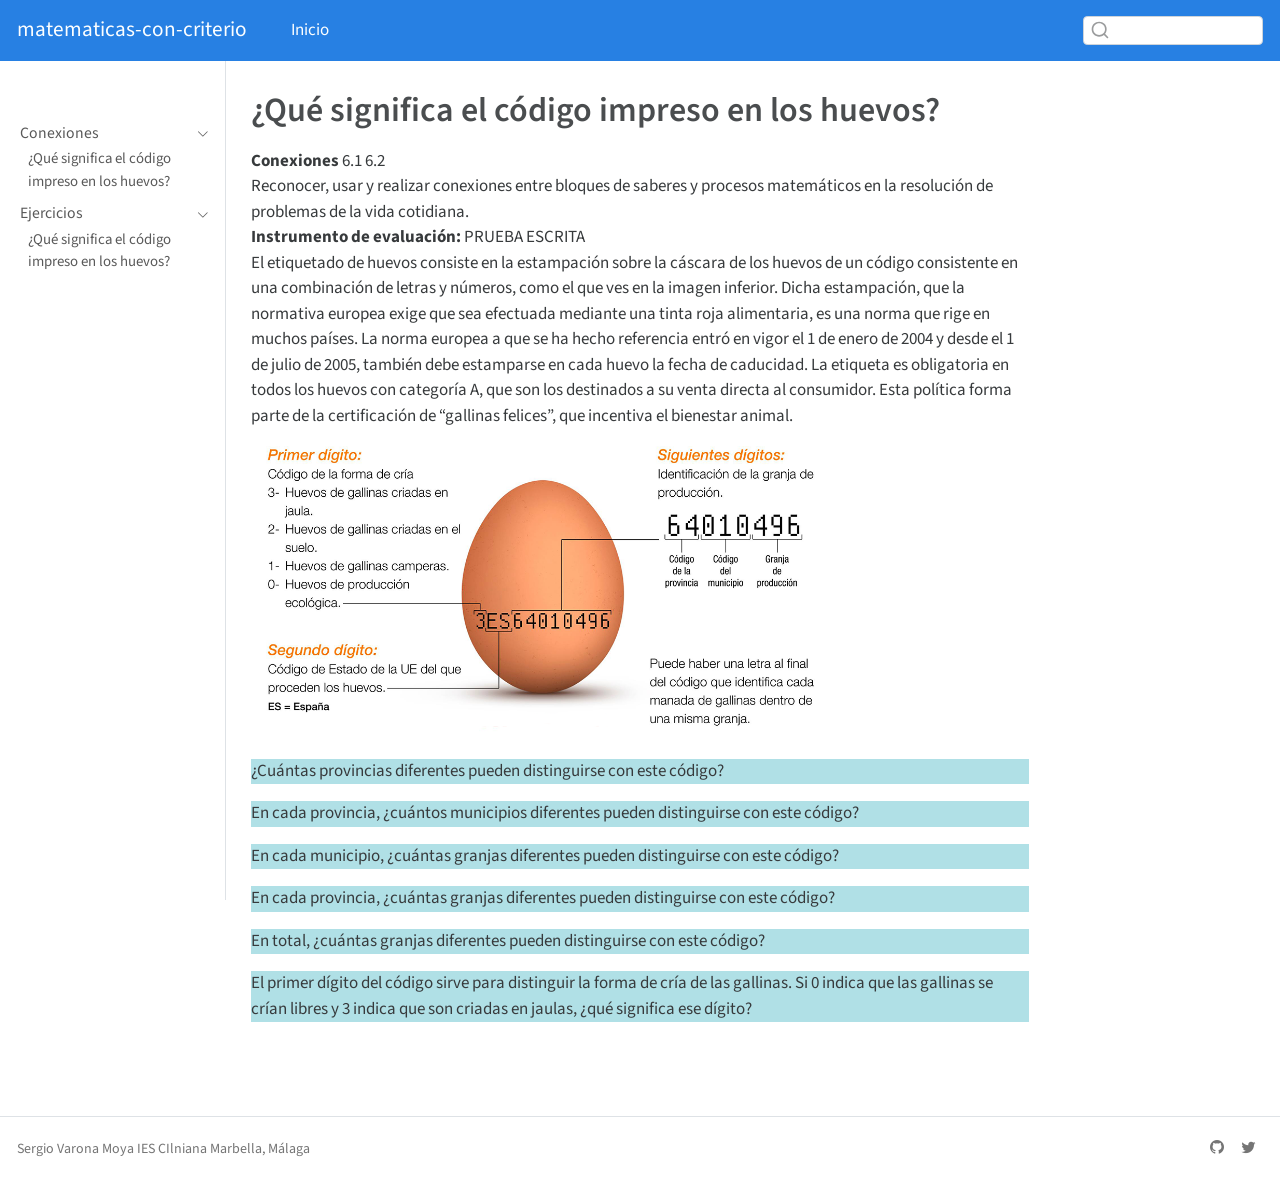
<file: ejercicios/codigoHuevos.html>
<!DOCTYPE html>
<html xmlns="http://www.w3.org/1999/xhtml" lang="en" xml:lang="en"><head>

<meta charset="utf-8">
<meta name="generator" content="quarto-1.3.450">

<meta name="viewport" content="width=device-width, initial-scale=1.0, user-scalable=yes">


<title>matematicas-con-criterio - ¿Qué significa el código impreso en los huevos?</title>
<style>
code{white-space: pre-wrap;}
span.smallcaps{font-variant: small-caps;}
div.columns{display: flex; gap: min(4vw, 1.5em);}
div.column{flex: auto; overflow-x: auto;}
div.hanging-indent{margin-left: 1.5em; text-indent: -1.5em;}
ul.task-list{list-style: none;}
ul.task-list li input[type="checkbox"] {
  width: 0.8em;
  margin: 0 0.8em 0.2em -1em; /* quarto-specific, see https://github.com/quarto-dev/quarto-cli/issues/4556 */ 
  vertical-align: middle;
}
</style>


<script src="../site_libs/quarto-nav/quarto-nav.js"></script>
<script src="../site_libs/quarto-nav/headroom.min.js"></script>
<script src="../site_libs/clipboard/clipboard.min.js"></script>
<script src="../site_libs/quarto-search/autocomplete.umd.js"></script>
<script src="../site_libs/quarto-search/fuse.min.js"></script>
<script src="../site_libs/quarto-search/quarto-search.js"></script>
<meta name="quarto:offset" content="../">
<script src="../site_libs/quarto-html/quarto.js"></script>
<script src="../site_libs/quarto-html/popper.min.js"></script>
<script src="../site_libs/quarto-html/tippy.umd.min.js"></script>
<script src="../site_libs/quarto-html/anchor.min.js"></script>
<link href="../site_libs/quarto-html/tippy.css" rel="stylesheet">
<link href="../site_libs/quarto-html/quarto-syntax-highlighting.css" rel="stylesheet" id="quarto-text-highlighting-styles">
<script src="../site_libs/bootstrap/bootstrap.min.js"></script>
<link href="../site_libs/bootstrap/bootstrap-icons.css" rel="stylesheet">
<link href="../site_libs/bootstrap/bootstrap.min.css" rel="stylesheet" id="quarto-bootstrap" data-mode="light">
<script id="quarto-search-options" type="application/json">{
  "location": "navbar",
  "copy-button": false,
  "collapse-after": 3,
  "panel-placement": "end",
  "type": "textbox",
  "limit": 20,
  "language": {
    "search-no-results-text": "No results",
    "search-matching-documents-text": "matching documents",
    "search-copy-link-title": "Copy link to search",
    "search-hide-matches-text": "Hide additional matches",
    "search-more-match-text": "more match in this document",
    "search-more-matches-text": "more matches in this document",
    "search-clear-button-title": "Clear",
    "search-detached-cancel-button-title": "Cancel",
    "search-submit-button-title": "Submit",
    "search-label": "Search"
  }
}</script>


<link rel="stylesheet" href="../styles.css">
</head>

<body class="nav-sidebar docked nav-fixed">

<div id="quarto-search-results"></div>
  <header id="quarto-header" class="headroom fixed-top">
    <nav class="navbar navbar-expand-lg navbar-dark ">
      <div class="navbar-container container-fluid">
      <div class="navbar-brand-container">
    <a class="navbar-brand" href="../index.html">
    <span class="navbar-title">matematicas-con-criterio</span>
    </a>
  </div>
            <div id="quarto-search" class="" title="Search"></div>
          <button class="navbar-toggler" type="button" data-bs-toggle="collapse" data-bs-target="#navbarCollapse" aria-controls="navbarCollapse" aria-expanded="false" aria-label="Toggle navigation" onclick="if (window.quartoToggleHeadroom) { window.quartoToggleHeadroom(); }">
  <span class="navbar-toggler-icon"></span>
</button>
          <div class="collapse navbar-collapse" id="navbarCollapse">
            <ul class="navbar-nav navbar-nav-scroll me-auto">
  <li class="nav-item">
    <a class="nav-link" href="../index.html" rel="" target="">
 <span class="menu-text">Inicio</span></a>
  </li>  
</ul>
            <div class="quarto-navbar-tools ms-auto">
</div>
          </div> <!-- /navcollapse -->
      </div> <!-- /container-fluid -->
    </nav>
  <nav class="quarto-secondary-nav">
    <div class="container-fluid d-flex">
      <button type="button" class="quarto-btn-toggle btn" data-bs-toggle="collapse" data-bs-target="#quarto-sidebar,#quarto-sidebar-glass" aria-controls="quarto-sidebar" aria-expanded="false" aria-label="Toggle sidebar navigation" onclick="if (window.quartoToggleHeadroom) { window.quartoToggleHeadroom(); }">
        <i class="bi bi-layout-text-sidebar-reverse"></i>
      </button>
      <nav class="quarto-page-breadcrumbs" aria-label="breadcrumb"><ol class="breadcrumb"><li class="breadcrumb-item">¿Qué significa el código impreso en los huevos?</li></ol></nav>
      <a class="flex-grow-1" role="button" data-bs-toggle="collapse" data-bs-target="#quarto-sidebar,#quarto-sidebar-glass" aria-controls="quarto-sidebar" aria-expanded="false" aria-label="Toggle sidebar navigation" onclick="if (window.quartoToggleHeadroom) { window.quartoToggleHeadroom(); }">      
      </a>
      <button type="button" class="btn quarto-search-button" aria-label="" onclick="window.quartoOpenSearch();">
        <i class="bi bi-search"></i>
      </button>
    </div>
  </nav>
</header>
<!-- content -->
<div id="quarto-content" class="quarto-container page-columns page-rows-contents page-layout-article page-navbar">
<!-- sidebar -->
  <nav id="quarto-sidebar" class="sidebar collapse collapse-horizontal sidebar-navigation docked overflow-auto">
        <div class="mt-2 flex-shrink-0 align-items-center">
        <div class="sidebar-search">
        <div id="quarto-search" class="" title="Search"></div>
        </div>
        </div>
    <div class="sidebar-menu-container"> 
    <ul class="list-unstyled mt-1">
        <li class="sidebar-item sidebar-item-section">
      <div class="sidebar-item-container"> 
            <a class="sidebar-item-text sidebar-link text-start" data-bs-toggle="collapse" data-bs-target="#quarto-sidebar-section-1" aria-expanded="true">
 <span class="menu-text">Conexiones</span></a>
          <a class="sidebar-item-toggle text-start" data-bs-toggle="collapse" data-bs-target="#quarto-sidebar-section-1" aria-expanded="true" aria-label="Toggle section">
            <i class="bi bi-chevron-right ms-2"></i>
          </a> 
      </div>
      <ul id="quarto-sidebar-section-1" class="collapse list-unstyled sidebar-section depth1 show">  
          <li class="sidebar-item">
  <div class="sidebar-item-container"> 
  <a href="../conexiones/codigoHuevos.html" class="sidebar-item-text sidebar-link">
 <span class="menu-text">¿Qué significa el código impreso en los huevos?</span></a>
  </div>
</li>
      </ul>
  </li>
        <li class="sidebar-item sidebar-item-section">
      <div class="sidebar-item-container"> 
            <a class="sidebar-item-text sidebar-link text-start" data-bs-toggle="collapse" data-bs-target="#quarto-sidebar-section-2" aria-expanded="true">
 <span class="menu-text">Ejercicios</span></a>
          <a class="sidebar-item-toggle text-start" data-bs-toggle="collapse" data-bs-target="#quarto-sidebar-section-2" aria-expanded="true" aria-label="Toggle section">
            <i class="bi bi-chevron-right ms-2"></i>
          </a> 
      </div>
      <ul id="quarto-sidebar-section-2" class="collapse list-unstyled sidebar-section depth1 show">  
          <li class="sidebar-item">
  <div class="sidebar-item-container"> 
  <a href="../conexiones/codigoHuevos.html" class="sidebar-item-text sidebar-link">
 <span class="menu-text">¿Qué significa el código impreso en los huevos?</span></a>
  </div>
</li>
      </ul>
  </li>
    </ul>
    </div>
</nav>
<div id="quarto-sidebar-glass" data-bs-toggle="collapse" data-bs-target="#quarto-sidebar,#quarto-sidebar-glass"></div>
<!-- margin-sidebar -->
    <div id="quarto-margin-sidebar" class="sidebar margin-sidebar">
        
    </div>
<!-- main -->
<main class="content" id="quarto-document-content">

<header id="title-block-header" class="quarto-title-block default">
<div class="quarto-title">
<h1 class="title">¿Qué significa el código impreso en los huevos?</h1>
</div>



<div class="quarto-title-meta">

    
  
    
  </div>
  

</header>

<p><b>Conexiones</b> 6.1&nbsp;6.2 <br> Reconocer, usar y realizar conexiones entre bloques de saberes y procesos matemáticos en la resolución de problemas de la vida cotidiana.<br><b>Instrumento de evaluación:</b> PRUEBA ESCRITA<br>El etiquetado de huevos consiste en la estampación sobre la cáscara de los huevos de un código consistente en una combinación de letras y números, como el que ves en la imagen inferior. Dicha estampación, que la normativa europea exige que sea efectuada mediante una tinta roja alimentaria,​ es una norma que rige en muchos países. La norma europea a que se ha hecho referencia entró en vigor el 1 de enero de 2004 y desde el 1 de julio de 2005, también debe estamparse en cada huevo la fecha de caducidad. La etiqueta es obligatoria en todos los huevos con categoría A, que son los destinados a su venta directa al consumidor. Esta política forma parte de la certificación de “gallinas felices”, que incentiva el bienestar animal.</p>
<figure class="figure">
<img src="codigohuevos3.png" style="width:75%" class="figure-img">
</figure>
<p style="background-color:powderblue;">
¿Cuántas provincias diferentes pueden distinguirse con este código?
</p>
<p style="background-color:powderblue;">
En cada provincia, ¿cuántos municipios diferentes pueden distinguirse con este código?
</p>
<p style="background-color:powderblue;">
En cada municipio, ¿cuántas granjas diferentes pueden distinguirse con este código?
</p>
<p style="background-color:powderblue;">
En cada provincia, ¿cuántas granjas diferentes pueden distinguirse con este código?
</p>
<p style="background-color:powderblue;">
En total, ¿cuántas granjas diferentes pueden distinguirse con este código?
</p>
<p style="background-color:powderblue;">
El primer dígito del código sirve para distinguir la forma de cría de las gallinas. Si 0 indica que las gallinas se crían libres y 3 indica que son criadas en jaulas, ¿qué significa ese dígito?
</p>



</main> <!-- /main -->
<script id="quarto-html-after-body" type="application/javascript">
window.document.addEventListener("DOMContentLoaded", function (event) {
  const toggleBodyColorMode = (bsSheetEl) => {
    const mode = bsSheetEl.getAttribute("data-mode");
    const bodyEl = window.document.querySelector("body");
    if (mode === "dark") {
      bodyEl.classList.add("quarto-dark");
      bodyEl.classList.remove("quarto-light");
    } else {
      bodyEl.classList.add("quarto-light");
      bodyEl.classList.remove("quarto-dark");
    }
  }
  const toggleBodyColorPrimary = () => {
    const bsSheetEl = window.document.querySelector("link#quarto-bootstrap");
    if (bsSheetEl) {
      toggleBodyColorMode(bsSheetEl);
    }
  }
  toggleBodyColorPrimary();  
  const icon = "";
  const anchorJS = new window.AnchorJS();
  anchorJS.options = {
    placement: 'right',
    icon: icon
  };
  anchorJS.add('.anchored');
  const isCodeAnnotation = (el) => {
    for (const clz of el.classList) {
      if (clz.startsWith('code-annotation-')) {                     
        return true;
      }
    }
    return false;
  }
  const clipboard = new window.ClipboardJS('.code-copy-button', {
    text: function(trigger) {
      const codeEl = trigger.previousElementSibling.cloneNode(true);
      for (const childEl of codeEl.children) {
        if (isCodeAnnotation(childEl)) {
          childEl.remove();
        }
      }
      return codeEl.innerText;
    }
  });
  clipboard.on('success', function(e) {
    // button target
    const button = e.trigger;
    // don't keep focus
    button.blur();
    // flash "checked"
    button.classList.add('code-copy-button-checked');
    var currentTitle = button.getAttribute("title");
    button.setAttribute("title", "Copied!");
    let tooltip;
    if (window.bootstrap) {
      button.setAttribute("data-bs-toggle", "tooltip");
      button.setAttribute("data-bs-placement", "left");
      button.setAttribute("data-bs-title", "Copied!");
      tooltip = new bootstrap.Tooltip(button, 
        { trigger: "manual", 
          customClass: "code-copy-button-tooltip",
          offset: [0, -8]});
      tooltip.show();    
    }
    setTimeout(function() {
      if (tooltip) {
        tooltip.hide();
        button.removeAttribute("data-bs-title");
        button.removeAttribute("data-bs-toggle");
        button.removeAttribute("data-bs-placement");
      }
      button.setAttribute("title", currentTitle);
      button.classList.remove('code-copy-button-checked');
    }, 1000);
    // clear code selection
    e.clearSelection();
  });
  function tippyHover(el, contentFn) {
    const config = {
      allowHTML: true,
      content: contentFn,
      maxWidth: 500,
      delay: 100,
      arrow: false,
      appendTo: function(el) {
          return el.parentElement;
      },
      interactive: true,
      interactiveBorder: 10,
      theme: 'quarto',
      placement: 'bottom-start'
    };
    window.tippy(el, config); 
  }
  const noterefs = window.document.querySelectorAll('a[role="doc-noteref"]');
  for (var i=0; i<noterefs.length; i++) {
    const ref = noterefs[i];
    tippyHover(ref, function() {
      // use id or data attribute instead here
      let href = ref.getAttribute('data-footnote-href') || ref.getAttribute('href');
      try { href = new URL(href).hash; } catch {}
      const id = href.replace(/^#\/?/, "");
      const note = window.document.getElementById(id);
      return note.innerHTML;
    });
  }
      let selectedAnnoteEl;
      const selectorForAnnotation = ( cell, annotation) => {
        let cellAttr = 'data-code-cell="' + cell + '"';
        let lineAttr = 'data-code-annotation="' +  annotation + '"';
        const selector = 'span[' + cellAttr + '][' + lineAttr + ']';
        return selector;
      }
      const selectCodeLines = (annoteEl) => {
        const doc = window.document;
        const targetCell = annoteEl.getAttribute("data-target-cell");
        const targetAnnotation = annoteEl.getAttribute("data-target-annotation");
        const annoteSpan = window.document.querySelector(selectorForAnnotation(targetCell, targetAnnotation));
        const lines = annoteSpan.getAttribute("data-code-lines").split(",");
        const lineIds = lines.map((line) => {
          return targetCell + "-" + line;
        })
        let top = null;
        let height = null;
        let parent = null;
        if (lineIds.length > 0) {
            //compute the position of the single el (top and bottom and make a div)
            const el = window.document.getElementById(lineIds[0]);
            top = el.offsetTop;
            height = el.offsetHeight;
            parent = el.parentElement.parentElement;
          if (lineIds.length > 1) {
            const lastEl = window.document.getElementById(lineIds[lineIds.length - 1]);
            const bottom = lastEl.offsetTop + lastEl.offsetHeight;
            height = bottom - top;
          }
          if (top !== null && height !== null && parent !== null) {
            // cook up a div (if necessary) and position it 
            let div = window.document.getElementById("code-annotation-line-highlight");
            if (div === null) {
              div = window.document.createElement("div");
              div.setAttribute("id", "code-annotation-line-highlight");
              div.style.position = 'absolute';
              parent.appendChild(div);
            }
            div.style.top = top - 2 + "px";
            div.style.height = height + 4 + "px";
            let gutterDiv = window.document.getElementById("code-annotation-line-highlight-gutter");
            if (gutterDiv === null) {
              gutterDiv = window.document.createElement("div");
              gutterDiv.setAttribute("id", "code-annotation-line-highlight-gutter");
              gutterDiv.style.position = 'absolute';
              const codeCell = window.document.getElementById(targetCell);
              const gutter = codeCell.querySelector('.code-annotation-gutter');
              gutter.appendChild(gutterDiv);
            }
            gutterDiv.style.top = top - 2 + "px";
            gutterDiv.style.height = height + 4 + "px";
          }
          selectedAnnoteEl = annoteEl;
        }
      };
      const unselectCodeLines = () => {
        const elementsIds = ["code-annotation-line-highlight", "code-annotation-line-highlight-gutter"];
        elementsIds.forEach((elId) => {
          const div = window.document.getElementById(elId);
          if (div) {
            div.remove();
          }
        });
        selectedAnnoteEl = undefined;
      };
      // Attach click handler to the DT
      const annoteDls = window.document.querySelectorAll('dt[data-target-cell]');
      for (const annoteDlNode of annoteDls) {
        annoteDlNode.addEventListener('click', (event) => {
          const clickedEl = event.target;
          if (clickedEl !== selectedAnnoteEl) {
            unselectCodeLines();
            const activeEl = window.document.querySelector('dt[data-target-cell].code-annotation-active');
            if (activeEl) {
              activeEl.classList.remove('code-annotation-active');
            }
            selectCodeLines(clickedEl);
            clickedEl.classList.add('code-annotation-active');
          } else {
            // Unselect the line
            unselectCodeLines();
            clickedEl.classList.remove('code-annotation-active');
          }
        });
      }
  const findCites = (el) => {
    const parentEl = el.parentElement;
    if (parentEl) {
      const cites = parentEl.dataset.cites;
      if (cites) {
        return {
          el,
          cites: cites.split(' ')
        };
      } else {
        return findCites(el.parentElement)
      }
    } else {
      return undefined;
    }
  };
  var bibliorefs = window.document.querySelectorAll('a[role="doc-biblioref"]');
  for (var i=0; i<bibliorefs.length; i++) {
    const ref = bibliorefs[i];
    const citeInfo = findCites(ref);
    if (citeInfo) {
      tippyHover(citeInfo.el, function() {
        var popup = window.document.createElement('div');
        citeInfo.cites.forEach(function(cite) {
          var citeDiv = window.document.createElement('div');
          citeDiv.classList.add('hanging-indent');
          citeDiv.classList.add('csl-entry');
          var biblioDiv = window.document.getElementById('ref-' + cite);
          if (biblioDiv) {
            citeDiv.innerHTML = biblioDiv.innerHTML;
          }
          popup.appendChild(citeDiv);
        });
        return popup.innerHTML;
      });
    }
  }
});
</script>
</div> <!-- /content -->
<footer class="footer">
  <div class="nav-footer">
    <div class="nav-footer-left">Sergio Varona Moya IES CIlniana Marbella, Málaga</div>   
    <div class="nav-footer-center">
      &nbsp;
    </div>
    <div class="nav-footer-right">
      <ul class="footer-items list-unstyled">
    <li class="nav-item compact">
    <a class="nav-link" href="https://github.com/">
      <i class="bi bi-github" role="img">
</i> 
    </a>
  </li>  
    <li class="nav-item compact">
    <a class="nav-link" href="https://twitter.com/">
      <i class="bi bi-twitter" role="img">
</i> 
    </a>
  </li>  
</ul>
    </div>
  </div>
</footer>



</body></html>
</file>
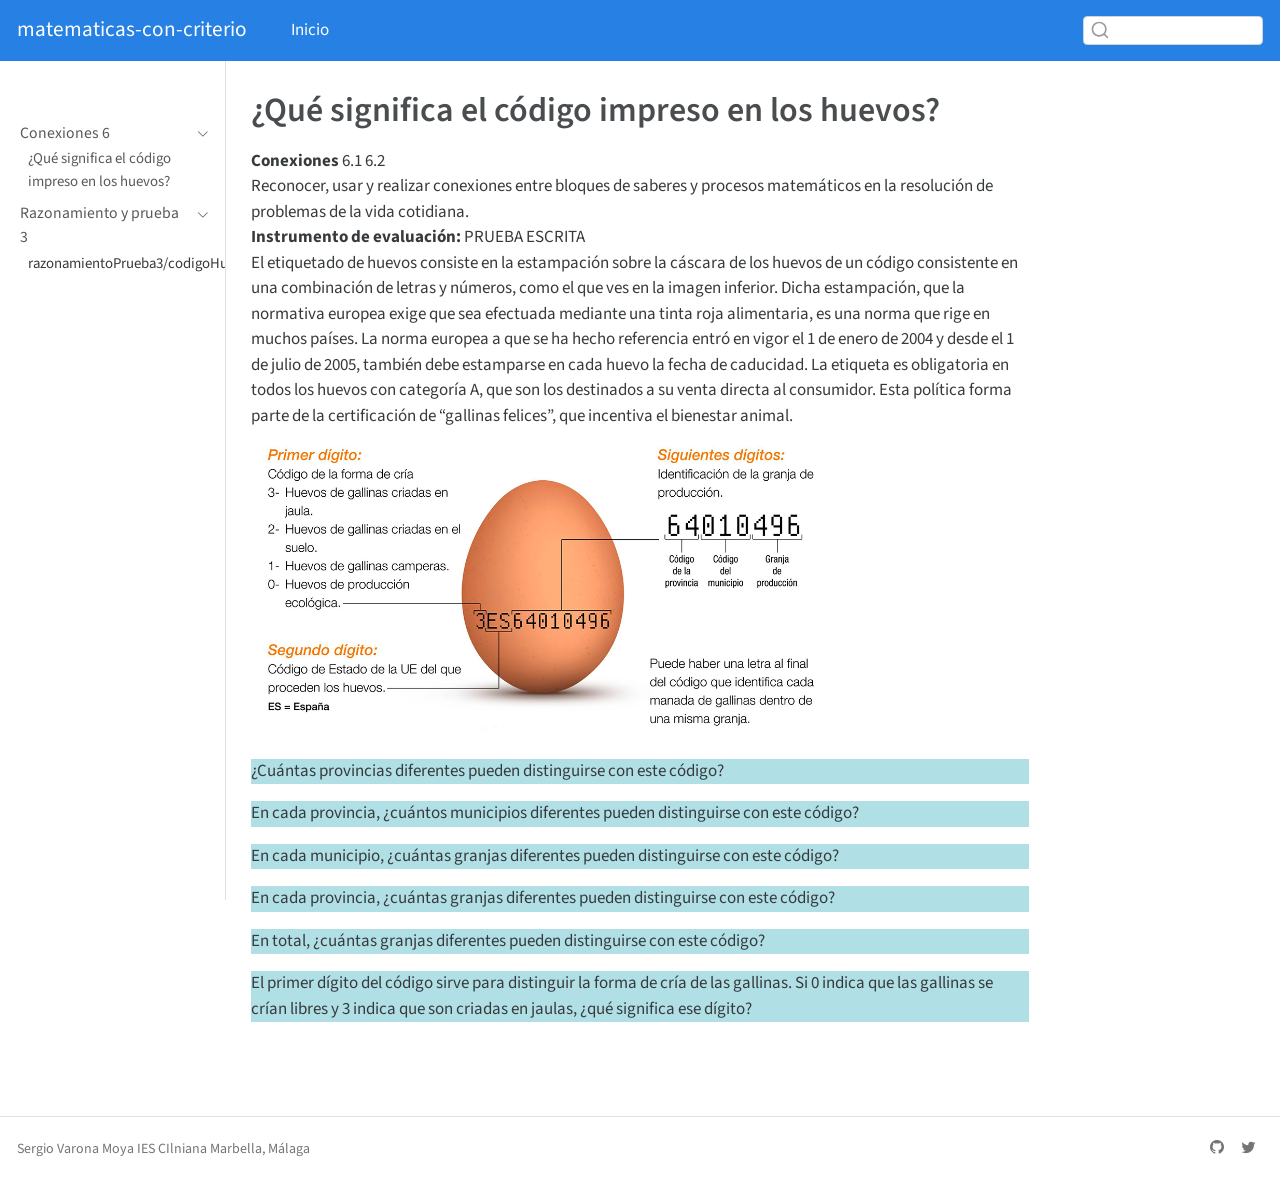
<file: razonamientoPrueba4/codigoHuevos.html>
<!DOCTYPE html>
<html xmlns="http://www.w3.org/1999/xhtml" lang="en" xml:lang="en"><head>

<meta charset="utf-8">
<meta name="generator" content="quarto-1.3.450">

<meta name="viewport" content="width=device-width, initial-scale=1.0, user-scalable=yes">


<title>matematicas-con-criterio - ¿Qué significa el código impreso en los huevos?</title>
<style>
code{white-space: pre-wrap;}
span.smallcaps{font-variant: small-caps;}
div.columns{display: flex; gap: min(4vw, 1.5em);}
div.column{flex: auto; overflow-x: auto;}
div.hanging-indent{margin-left: 1.5em; text-indent: -1.5em;}
ul.task-list{list-style: none;}
ul.task-list li input[type="checkbox"] {
  width: 0.8em;
  margin: 0 0.8em 0.2em -1em; /* quarto-specific, see https://github.com/quarto-dev/quarto-cli/issues/4556 */ 
  vertical-align: middle;
}
</style>


<script src="../site_libs/quarto-nav/quarto-nav.js"></script>
<script src="../site_libs/quarto-nav/headroom.min.js"></script>
<script src="../site_libs/clipboard/clipboard.min.js"></script>
<script src="../site_libs/quarto-search/autocomplete.umd.js"></script>
<script src="../site_libs/quarto-search/fuse.min.js"></script>
<script src="../site_libs/quarto-search/quarto-search.js"></script>
<meta name="quarto:offset" content="../">
<script src="../site_libs/quarto-html/quarto.js"></script>
<script src="../site_libs/quarto-html/popper.min.js"></script>
<script src="../site_libs/quarto-html/tippy.umd.min.js"></script>
<script src="../site_libs/quarto-html/anchor.min.js"></script>
<link href="../site_libs/quarto-html/tippy.css" rel="stylesheet">
<link href="../site_libs/quarto-html/quarto-syntax-highlighting.css" rel="stylesheet" id="quarto-text-highlighting-styles">
<script src="../site_libs/bootstrap/bootstrap.min.js"></script>
<link href="../site_libs/bootstrap/bootstrap-icons.css" rel="stylesheet">
<link href="../site_libs/bootstrap/bootstrap.min.css" rel="stylesheet" id="quarto-bootstrap" data-mode="light">
<script id="quarto-search-options" type="application/json">{
  "location": "navbar",
  "copy-button": false,
  "collapse-after": 3,
  "panel-placement": "end",
  "type": "textbox",
  "limit": 20,
  "language": {
    "search-no-results-text": "No results",
    "search-matching-documents-text": "matching documents",
    "search-copy-link-title": "Copy link to search",
    "search-hide-matches-text": "Hide additional matches",
    "search-more-match-text": "more match in this document",
    "search-more-matches-text": "more matches in this document",
    "search-clear-button-title": "Clear",
    "search-detached-cancel-button-title": "Cancel",
    "search-submit-button-title": "Submit",
    "search-label": "Search"
  }
}</script>


<link rel="stylesheet" href="../styles.css">
</head>

<body class="nav-sidebar docked nav-fixed">

<div id="quarto-search-results"></div>
  <header id="quarto-header" class="headroom fixed-top">
    <nav class="navbar navbar-expand-lg navbar-dark ">
      <div class="navbar-container container-fluid">
      <div class="navbar-brand-container">
    <a class="navbar-brand" href="../index.html">
    <span class="navbar-title">matematicas-con-criterio</span>
    </a>
  </div>
            <div id="quarto-search" class="" title="Search"></div>
          <button class="navbar-toggler" type="button" data-bs-toggle="collapse" data-bs-target="#navbarCollapse" aria-controls="navbarCollapse" aria-expanded="false" aria-label="Toggle navigation" onclick="if (window.quartoToggleHeadroom) { window.quartoToggleHeadroom(); }">
  <span class="navbar-toggler-icon"></span>
</button>
          <div class="collapse navbar-collapse" id="navbarCollapse">
            <ul class="navbar-nav navbar-nav-scroll me-auto">
  <li class="nav-item">
    <a class="nav-link" href="../index.html" rel="" target="">
 <span class="menu-text">Inicio</span></a>
  </li>  
</ul>
            <div class="quarto-navbar-tools ms-auto">
</div>
          </div> <!-- /navcollapse -->
      </div> <!-- /container-fluid -->
    </nav>
  <nav class="quarto-secondary-nav">
    <div class="container-fluid d-flex">
      <button type="button" class="quarto-btn-toggle btn" data-bs-toggle="collapse" data-bs-target="#quarto-sidebar,#quarto-sidebar-glass" aria-controls="quarto-sidebar" aria-expanded="false" aria-label="Toggle sidebar navigation" onclick="if (window.quartoToggleHeadroom) { window.quartoToggleHeadroom(); }">
        <i class="bi bi-layout-text-sidebar-reverse"></i>
      </button>
      <nav class="quarto-page-breadcrumbs" aria-label="breadcrumb"><ol class="breadcrumb"><li class="breadcrumb-item">¿Qué significa el código impreso en los huevos?</li></ol></nav>
      <a class="flex-grow-1" role="button" data-bs-toggle="collapse" data-bs-target="#quarto-sidebar,#quarto-sidebar-glass" aria-controls="quarto-sidebar" aria-expanded="false" aria-label="Toggle sidebar navigation" onclick="if (window.quartoToggleHeadroom) { window.quartoToggleHeadroom(); }">      
      </a>
      <button type="button" class="btn quarto-search-button" aria-label="" onclick="window.quartoOpenSearch();">
        <i class="bi bi-search"></i>
      </button>
    </div>
  </nav>
</header>
<!-- content -->
<div id="quarto-content" class="quarto-container page-columns page-rows-contents page-layout-article page-navbar">
<!-- sidebar -->
  <nav id="quarto-sidebar" class="sidebar collapse collapse-horizontal sidebar-navigation docked overflow-auto">
        <div class="mt-2 flex-shrink-0 align-items-center">
        <div class="sidebar-search">
        <div id="quarto-search" class="" title="Search"></div>
        </div>
        </div>
    <div class="sidebar-menu-container"> 
    <ul class="list-unstyled mt-1">
        <li class="sidebar-item sidebar-item-section">
      <div class="sidebar-item-container"> 
            <a class="sidebar-item-text sidebar-link text-start" data-bs-toggle="collapse" data-bs-target="#quarto-sidebar-section-1" aria-expanded="true">
 <span class="menu-text">Conexiones 6</span></a>
          <a class="sidebar-item-toggle text-start" data-bs-toggle="collapse" data-bs-target="#quarto-sidebar-section-1" aria-expanded="true" aria-label="Toggle section">
            <i class="bi bi-chevron-right ms-2"></i>
          </a> 
      </div>
      <ul id="quarto-sidebar-section-1" class="collapse list-unstyled sidebar-section depth1 show">  
          <li class="sidebar-item">
  <div class="sidebar-item-container"> 
  <a href="../conexiones6/codigoHuevos.html" class="sidebar-item-text sidebar-link">
 <span class="menu-text">¿Qué significa el código impreso en los huevos?</span></a>
  </div>
</li>
      </ul>
  </li>
        <li class="sidebar-item sidebar-item-section">
      <div class="sidebar-item-container"> 
            <a class="sidebar-item-text sidebar-link text-start" data-bs-toggle="collapse" data-bs-target="#quarto-sidebar-section-2" aria-expanded="true">
 <span class="menu-text">Razonamiento y prueba 3</span></a>
          <a class="sidebar-item-toggle text-start" data-bs-toggle="collapse" data-bs-target="#quarto-sidebar-section-2" aria-expanded="true" aria-label="Toggle section">
            <i class="bi bi-chevron-right ms-2"></i>
          </a> 
      </div>
      <ul id="quarto-sidebar-section-2" class="collapse list-unstyled sidebar-section depth1 show">  
          <li class="sidebar-item">
 <span class="menu-text">razonamientoPrueba3/codigoHuevos.qmd</span>
  </li>
      </ul>
  </li>
    </ul>
    </div>
</nav>
<div id="quarto-sidebar-glass" data-bs-toggle="collapse" data-bs-target="#quarto-sidebar,#quarto-sidebar-glass"></div>
<!-- margin-sidebar -->
    <div id="quarto-margin-sidebar" class="sidebar margin-sidebar">
        
    </div>
<!-- main -->
<main class="content" id="quarto-document-content">

<header id="title-block-header" class="quarto-title-block default">
<div class="quarto-title">
<h1 class="title">¿Qué significa el código impreso en los huevos?</h1>
</div>



<div class="quarto-title-meta">

    
  
    
  </div>
  

</header>

<p><b>Conexiones</b> 6.1&nbsp;6.2 <br> Reconocer, usar y realizar conexiones entre bloques de saberes y procesos matemáticos en la resolución de problemas de la vida cotidiana.<br><b>Instrumento de evaluación:</b> PRUEBA ESCRITA<br>El etiquetado de huevos consiste en la estampación sobre la cáscara de los huevos de un código consistente en una combinación de letras y números, como el que ves en la imagen inferior. Dicha estampación, que la normativa europea exige que sea efectuada mediante una tinta roja alimentaria,​ es una norma que rige en muchos países. La norma europea a que se ha hecho referencia entró en vigor el 1 de enero de 2004 y desde el 1 de julio de 2005, también debe estamparse en cada huevo la fecha de caducidad. La etiqueta es obligatoria en todos los huevos con categoría A, que son los destinados a su venta directa al consumidor. Esta política forma parte de la certificación de “gallinas felices”, que incentiva el bienestar animal.</p>
<figure class="figure">
<img src="codigohuevos3.png" style="width:75%" class="figure-img">
</figure>
<p style="background-color:powderblue;">
¿Cuántas provincias diferentes pueden distinguirse con este código?
</p>
<p style="background-color:powderblue;">
En cada provincia, ¿cuántos municipios diferentes pueden distinguirse con este código?
</p>
<p style="background-color:powderblue;">
En cada municipio, ¿cuántas granjas diferentes pueden distinguirse con este código?
</p>
<p style="background-color:powderblue;">
En cada provincia, ¿cuántas granjas diferentes pueden distinguirse con este código?
</p>
<p style="background-color:powderblue;">
En total, ¿cuántas granjas diferentes pueden distinguirse con este código?
</p>
<p style="background-color:powderblue;">
El primer dígito del código sirve para distinguir la forma de cría de las gallinas. Si 0 indica que las gallinas se crían libres y 3 indica que son criadas en jaulas, ¿qué significa ese dígito?
</p>



</main> <!-- /main -->
<script id="quarto-html-after-body" type="application/javascript">
window.document.addEventListener("DOMContentLoaded", function (event) {
  const toggleBodyColorMode = (bsSheetEl) => {
    const mode = bsSheetEl.getAttribute("data-mode");
    const bodyEl = window.document.querySelector("body");
    if (mode === "dark") {
      bodyEl.classList.add("quarto-dark");
      bodyEl.classList.remove("quarto-light");
    } else {
      bodyEl.classList.add("quarto-light");
      bodyEl.classList.remove("quarto-dark");
    }
  }
  const toggleBodyColorPrimary = () => {
    const bsSheetEl = window.document.querySelector("link#quarto-bootstrap");
    if (bsSheetEl) {
      toggleBodyColorMode(bsSheetEl);
    }
  }
  toggleBodyColorPrimary();  
  const icon = "";
  const anchorJS = new window.AnchorJS();
  anchorJS.options = {
    placement: 'right',
    icon: icon
  };
  anchorJS.add('.anchored');
  const isCodeAnnotation = (el) => {
    for (const clz of el.classList) {
      if (clz.startsWith('code-annotation-')) {                     
        return true;
      }
    }
    return false;
  }
  const clipboard = new window.ClipboardJS('.code-copy-button', {
    text: function(trigger) {
      const codeEl = trigger.previousElementSibling.cloneNode(true);
      for (const childEl of codeEl.children) {
        if (isCodeAnnotation(childEl)) {
          childEl.remove();
        }
      }
      return codeEl.innerText;
    }
  });
  clipboard.on('success', function(e) {
    // button target
    const button = e.trigger;
    // don't keep focus
    button.blur();
    // flash "checked"
    button.classList.add('code-copy-button-checked');
    var currentTitle = button.getAttribute("title");
    button.setAttribute("title", "Copied!");
    let tooltip;
    if (window.bootstrap) {
      button.setAttribute("data-bs-toggle", "tooltip");
      button.setAttribute("data-bs-placement", "left");
      button.setAttribute("data-bs-title", "Copied!");
      tooltip = new bootstrap.Tooltip(button, 
        { trigger: "manual", 
          customClass: "code-copy-button-tooltip",
          offset: [0, -8]});
      tooltip.show();    
    }
    setTimeout(function() {
      if (tooltip) {
        tooltip.hide();
        button.removeAttribute("data-bs-title");
        button.removeAttribute("data-bs-toggle");
        button.removeAttribute("data-bs-placement");
      }
      button.setAttribute("title", currentTitle);
      button.classList.remove('code-copy-button-checked');
    }, 1000);
    // clear code selection
    e.clearSelection();
  });
  function tippyHover(el, contentFn) {
    const config = {
      allowHTML: true,
      content: contentFn,
      maxWidth: 500,
      delay: 100,
      arrow: false,
      appendTo: function(el) {
          return el.parentElement;
      },
      interactive: true,
      interactiveBorder: 10,
      theme: 'quarto',
      placement: 'bottom-start'
    };
    window.tippy(el, config); 
  }
  const noterefs = window.document.querySelectorAll('a[role="doc-noteref"]');
  for (var i=0; i<noterefs.length; i++) {
    const ref = noterefs[i];
    tippyHover(ref, function() {
      // use id or data attribute instead here
      let href = ref.getAttribute('data-footnote-href') || ref.getAttribute('href');
      try { href = new URL(href).hash; } catch {}
      const id = href.replace(/^#\/?/, "");
      const note = window.document.getElementById(id);
      return note.innerHTML;
    });
  }
      let selectedAnnoteEl;
      const selectorForAnnotation = ( cell, annotation) => {
        let cellAttr = 'data-code-cell="' + cell + '"';
        let lineAttr = 'data-code-annotation="' +  annotation + '"';
        const selector = 'span[' + cellAttr + '][' + lineAttr + ']';
        return selector;
      }
      const selectCodeLines = (annoteEl) => {
        const doc = window.document;
        const targetCell = annoteEl.getAttribute("data-target-cell");
        const targetAnnotation = annoteEl.getAttribute("data-target-annotation");
        const annoteSpan = window.document.querySelector(selectorForAnnotation(targetCell, targetAnnotation));
        const lines = annoteSpan.getAttribute("data-code-lines").split(",");
        const lineIds = lines.map((line) => {
          return targetCell + "-" + line;
        })
        let top = null;
        let height = null;
        let parent = null;
        if (lineIds.length > 0) {
            //compute the position of the single el (top and bottom and make a div)
            const el = window.document.getElementById(lineIds[0]);
            top = el.offsetTop;
            height = el.offsetHeight;
            parent = el.parentElement.parentElement;
          if (lineIds.length > 1) {
            const lastEl = window.document.getElementById(lineIds[lineIds.length - 1]);
            const bottom = lastEl.offsetTop + lastEl.offsetHeight;
            height = bottom - top;
          }
          if (top !== null && height !== null && parent !== null) {
            // cook up a div (if necessary) and position it 
            let div = window.document.getElementById("code-annotation-line-highlight");
            if (div === null) {
              div = window.document.createElement("div");
              div.setAttribute("id", "code-annotation-line-highlight");
              div.style.position = 'absolute';
              parent.appendChild(div);
            }
            div.style.top = top - 2 + "px";
            div.style.height = height + 4 + "px";
            let gutterDiv = window.document.getElementById("code-annotation-line-highlight-gutter");
            if (gutterDiv === null) {
              gutterDiv = window.document.createElement("div");
              gutterDiv.setAttribute("id", "code-annotation-line-highlight-gutter");
              gutterDiv.style.position = 'absolute';
              const codeCell = window.document.getElementById(targetCell);
              const gutter = codeCell.querySelector('.code-annotation-gutter');
              gutter.appendChild(gutterDiv);
            }
            gutterDiv.style.top = top - 2 + "px";
            gutterDiv.style.height = height + 4 + "px";
          }
          selectedAnnoteEl = annoteEl;
        }
      };
      const unselectCodeLines = () => {
        const elementsIds = ["code-annotation-line-highlight", "code-annotation-line-highlight-gutter"];
        elementsIds.forEach((elId) => {
          const div = window.document.getElementById(elId);
          if (div) {
            div.remove();
          }
        });
        selectedAnnoteEl = undefined;
      };
      // Attach click handler to the DT
      const annoteDls = window.document.querySelectorAll('dt[data-target-cell]');
      for (const annoteDlNode of annoteDls) {
        annoteDlNode.addEventListener('click', (event) => {
          const clickedEl = event.target;
          if (clickedEl !== selectedAnnoteEl) {
            unselectCodeLines();
            const activeEl = window.document.querySelector('dt[data-target-cell].code-annotation-active');
            if (activeEl) {
              activeEl.classList.remove('code-annotation-active');
            }
            selectCodeLines(clickedEl);
            clickedEl.classList.add('code-annotation-active');
          } else {
            // Unselect the line
            unselectCodeLines();
            clickedEl.classList.remove('code-annotation-active');
          }
        });
      }
  const findCites = (el) => {
    const parentEl = el.parentElement;
    if (parentEl) {
      const cites = parentEl.dataset.cites;
      if (cites) {
        return {
          el,
          cites: cites.split(' ')
        };
      } else {
        return findCites(el.parentElement)
      }
    } else {
      return undefined;
    }
  };
  var bibliorefs = window.document.querySelectorAll('a[role="doc-biblioref"]');
  for (var i=0; i<bibliorefs.length; i++) {
    const ref = bibliorefs[i];
    const citeInfo = findCites(ref);
    if (citeInfo) {
      tippyHover(citeInfo.el, function() {
        var popup = window.document.createElement('div');
        citeInfo.cites.forEach(function(cite) {
          var citeDiv = window.document.createElement('div');
          citeDiv.classList.add('hanging-indent');
          citeDiv.classList.add('csl-entry');
          var biblioDiv = window.document.getElementById('ref-' + cite);
          if (biblioDiv) {
            citeDiv.innerHTML = biblioDiv.innerHTML;
          }
          popup.appendChild(citeDiv);
        });
        return popup.innerHTML;
      });
    }
  }
});
</script>
</div> <!-- /content -->
<footer class="footer">
  <div class="nav-footer">
    <div class="nav-footer-left">Sergio Varona Moya IES CIlniana Marbella, Málaga</div>   
    <div class="nav-footer-center">
      &nbsp;
    </div>
    <div class="nav-footer-right">
      <ul class="footer-items list-unstyled">
    <li class="nav-item compact">
    <a class="nav-link" href="https://github.com/">
      <i class="bi bi-github" role="img">
</i> 
    </a>
  </li>  
    <li class="nav-item compact">
    <a class="nav-link" href="https://twitter.com/">
      <i class="bi bi-twitter" role="img">
</i> 
    </a>
  </li>  
</ul>
    </div>
  </div>
</footer>



</body></html>
</file>
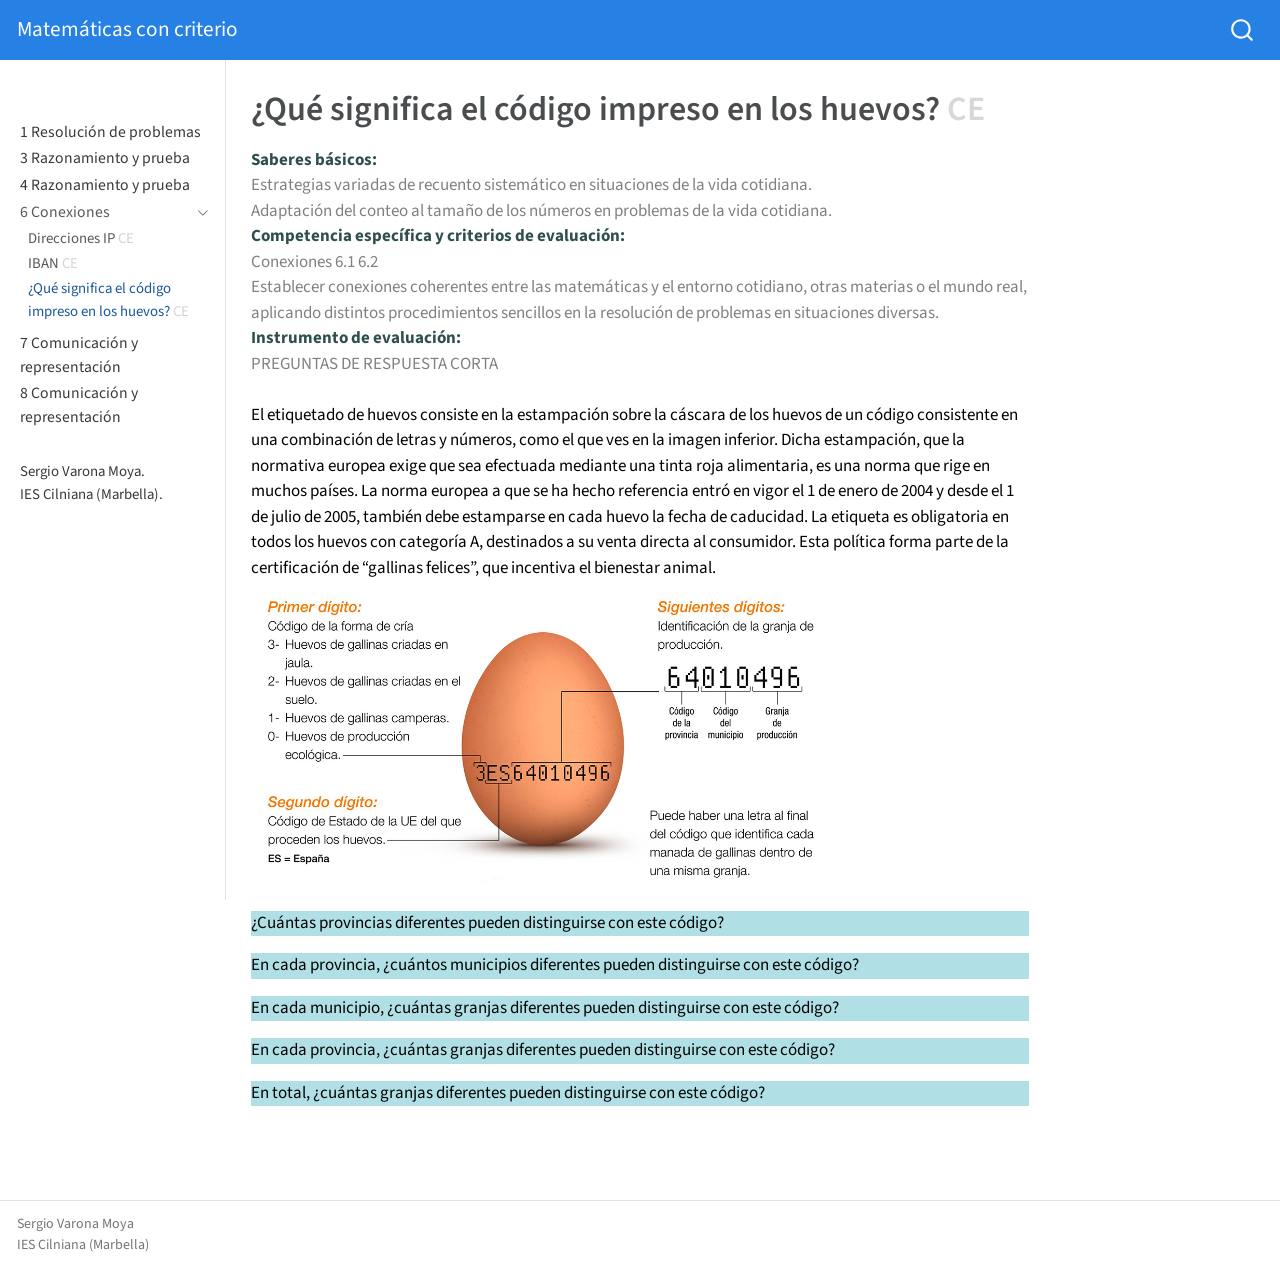
<file: 6_conexiones/codigoHuevos/codigoHuevos.html>
<!DOCTYPE html>
<html xmlns="http://www.w3.org/1999/xhtml" lang="en" xml:lang="en"><head>

<meta charset="utf-8">
<meta name="generator" content="quarto-1.3.450">

<meta name="viewport" content="width=device-width, initial-scale=1.0, user-scalable=yes">


<title>Matemáticas con criterio - ¿Qué significa el código impreso en los huevos? CE</title>
<style>
code{white-space: pre-wrap;}
span.smallcaps{font-variant: small-caps;}
div.columns{display: flex; gap: min(4vw, 1.5em);}
div.column{flex: auto; overflow-x: auto;}
div.hanging-indent{margin-left: 1.5em; text-indent: -1.5em;}
ul.task-list{list-style: none;}
ul.task-list li input[type="checkbox"] {
  width: 0.8em;
  margin: 0 0.8em 0.2em -1em; /* quarto-specific, see https://github.com/quarto-dev/quarto-cli/issues/4556 */ 
  vertical-align: middle;
}
</style>


<script src="../../site_libs/quarto-nav/quarto-nav.js"></script>
<script src="../../site_libs/quarto-nav/headroom.min.js"></script>
<script src="../../site_libs/clipboard/clipboard.min.js"></script>
<script src="../../site_libs/quarto-search/autocomplete.umd.js"></script>
<script src="../../site_libs/quarto-search/fuse.min.js"></script>
<script src="../../site_libs/quarto-search/quarto-search.js"></script>
<meta name="quarto:offset" content="../../">
<script src="../../site_libs/quarto-html/quarto.js"></script>
<script src="../../site_libs/quarto-html/popper.min.js"></script>
<script src="../../site_libs/quarto-html/tippy.umd.min.js"></script>
<script src="../../site_libs/quarto-html/anchor.min.js"></script>
<link href="../../site_libs/quarto-html/tippy.css" rel="stylesheet">
<link href="../../site_libs/quarto-html/quarto-syntax-highlighting.css" rel="stylesheet" id="quarto-text-highlighting-styles">
<script src="../../site_libs/bootstrap/bootstrap.min.js"></script>
<link href="../../site_libs/bootstrap/bootstrap-icons.css" rel="stylesheet">
<link href="../../site_libs/bootstrap/bootstrap.min.css" rel="stylesheet" id="quarto-bootstrap" data-mode="light">
<script id="quarto-search-options" type="application/json">{
  "location": "navbar",
  "copy-button": false,
  "collapse-after": 3,
  "panel-placement": "end",
  "type": "overlay",
  "limit": 20,
  "language": {
    "search-no-results-text": "No results",
    "search-matching-documents-text": "matching documents",
    "search-copy-link-title": "Copy link to search",
    "search-hide-matches-text": "Hide additional matches",
    "search-more-match-text": "more match in this document",
    "search-more-matches-text": "more matches in this document",
    "search-clear-button-title": "Clear",
    "search-detached-cancel-button-title": "Cancel",
    "search-submit-button-title": "Submit",
    "search-label": "Search"
  }
}</script>


<link rel="stylesheet" href="../../styles.css">
</head>

<body class="nav-sidebar docked nav-fixed">

<div id="quarto-search-results"></div>
  <header id="quarto-header" class="headroom fixed-top">
    <nav class="navbar navbar-expand-lg navbar-dark ">
      <div class="navbar-container container-fluid">
      <div class="navbar-brand-container">
    <a class="navbar-brand" href="../../index.html">
    <span class="navbar-title">Matemáticas con criterio</span>
    </a>
  </div>
        <div class="quarto-navbar-tools ms-auto">
</div>
          <div id="quarto-search" class="" title="Search"></div>
      </div> <!-- /container-fluid -->
    </nav>
  <nav class="quarto-secondary-nav">
    <div class="container-fluid d-flex">
      <button type="button" class="quarto-btn-toggle btn" data-bs-toggle="collapse" data-bs-target="#quarto-sidebar,#quarto-sidebar-glass" aria-controls="quarto-sidebar" aria-expanded="false" aria-label="Toggle sidebar navigation" onclick="if (window.quartoToggleHeadroom) { window.quartoToggleHeadroom(); }">
        <i class="bi bi-layout-text-sidebar-reverse"></i>
      </button>
      <nav class="quarto-page-breadcrumbs" aria-label="breadcrumb"><ol class="breadcrumb"><li class="breadcrumb-item"><a href="../../6_conexiones/direccionesIP/direccionesIP.html">6 Conexiones</a></li><li class="breadcrumb-item"><a href="../../6_conexiones/codigoHuevos/codigoHuevos.html">¿Qué significa el código impreso en los huevos?  <span style="color:lightgrey;">CE</span></a></li></ol></nav>
      <a class="flex-grow-1" role="button" data-bs-toggle="collapse" data-bs-target="#quarto-sidebar,#quarto-sidebar-glass" aria-controls="quarto-sidebar" aria-expanded="false" aria-label="Toggle sidebar navigation" onclick="if (window.quartoToggleHeadroom) { window.quartoToggleHeadroom(); }">      
      </a>
      <button type="button" class="btn quarto-search-button" aria-label="" onclick="window.quartoOpenSearch();">
        <i class="bi bi-search"></i>
      </button>
    </div>
  </nav>
</header>
<!-- content -->
<div id="quarto-content" class="quarto-container page-columns page-rows-contents page-layout-article page-navbar">
<!-- sidebar -->
  <nav id="quarto-sidebar" class="sidebar collapse collapse-horizontal sidebar-navigation docked overflow-auto">
        <div class="mt-2 flex-shrink-0 align-items-center">
        <div class="sidebar-search">
        <div id="quarto-search" class="" title="Search"></div>
        </div>
        </div>
    <div class="sidebar-menu-container"> 
    <ul class="list-unstyled mt-1">
        <li class="sidebar-item sidebar-item-section">
      <span class="sidebar-item-text sidebar-link text-start">
 <span class="menu-text">1 Resolución de problemas</span></span>
  </li>
        <li class="sidebar-item sidebar-item-section">
      <span class="sidebar-item-text sidebar-link text-start">
 <span class="menu-text">3 Razonamiento y prueba</span></span>
  </li>
        <li class="sidebar-item sidebar-item-section">
      <span class="sidebar-item-text sidebar-link text-start">
 <span class="menu-text">4 Razonamiento y prueba</span></span>
  </li>
        <li class="sidebar-item sidebar-item-section">
      <div class="sidebar-item-container"> 
            <a class="sidebar-item-text sidebar-link text-start" data-bs-toggle="collapse" data-bs-target="#quarto-sidebar-section-4" aria-expanded="true">
 <span class="menu-text">6 Conexiones</span></a>
          <a class="sidebar-item-toggle text-start" data-bs-toggle="collapse" data-bs-target="#quarto-sidebar-section-4" aria-expanded="true" aria-label="Toggle section">
            <i class="bi bi-chevron-right ms-2"></i>
          </a> 
      </div>
      <ul id="quarto-sidebar-section-4" class="collapse list-unstyled sidebar-section depth1 show">  
          <li class="sidebar-item">
  <div class="sidebar-item-container"> 
  <a href="../../6_conexiones/direccionesIP/direccionesIP.html" class="sidebar-item-text sidebar-link">
 <span class="menu-text">Direcciones IP <span style="color:lightgrey;">CE</span></span></a>
  </div>
</li>
          <li class="sidebar-item">
  <div class="sidebar-item-container"> 
  <a href="../../6_conexiones/IBAN/IBAN.html" class="sidebar-item-text sidebar-link">
 <span class="menu-text">IBAN <span style="color:lightgrey;">CE</span></span></a>
  </div>
</li>
          <li class="sidebar-item">
  <div class="sidebar-item-container"> 
  <a href="../../6_conexiones/codigoHuevos/codigoHuevos.html" class="sidebar-item-text sidebar-link active">
 <span class="menu-text">¿Qué significa el código impreso en los huevos? <span style="color:lightgrey;">CE</span></span></a>
  </div>
</li>
      </ul>
  </li>
        <li class="sidebar-item sidebar-item-section">
      <span class="sidebar-item-text sidebar-link text-start">
 <span class="menu-text">7 Comunicación y representación</span></span>
  </li>
        <li class="sidebar-item sidebar-item-section">
      <span class="sidebar-item-text sidebar-link text-start">
 <span class="menu-text">8 Comunicación y representación</span></span>
  </li>
    </ul>
    </div>
<div class="quarto-sidebar-footer"><div class="sidebar-footer-item">
<p>Sergio Varona Moya.<br> IES Cilniana (Marbella).</p>
</div></div></nav>
<div id="quarto-sidebar-glass" data-bs-toggle="collapse" data-bs-target="#quarto-sidebar,#quarto-sidebar-glass"></div>
<!-- margin-sidebar -->
    <div id="quarto-margin-sidebar" class="sidebar margin-sidebar">
        
    </div>
<!-- main -->
<main class="content" id="quarto-document-content">

<header id="title-block-header" class="quarto-title-block default">
<div class="quarto-title">
<h1 class="title">¿Qué significa el código impreso en los huevos? <span style="color:lightgrey;">CE</span></h1>
</div>



<div class="quarto-title-meta">

    
  
    
  </div>
  

</header>

<p><span style="color:darkslategray;"><b>Saberes básicos:</b></span><br><span style="color:gray;">Estrategias variadas de recuento sistemático en situaciones de la vida cotidiana. <br> Adaptación del conteo al tamaño de los números en problemas de la vida cotidiana. </span><br><span style="color:darkslategray;"><b>Competencia específica y criterios de evaluación:</b></span><br><span style="color:gray;">Conexiones 6.1&nbsp;6.2 <br> Establecer conexiones coherentes entre las matemáticas y el entorno cotidiano, otras materias o el mundo real, aplicando distintos procedimientos sencillos en la resolución de problemas en situaciones diversas.</span><br><span style="color:darkslategray;"><b>Instrumento de evaluación:</b> <br><span style="color:gray;"> PREGUNTAS DE RESPUESTA CORTA<br><br><span style="color:black;">El etiquetado de huevos consiste en la estampación sobre la cáscara de los huevos de un código consistente en una combinación de letras y números, como el que ves en la imagen inferior. Dicha estampación, que la normativa europea exige que sea efectuada mediante una tinta roja alimentaria,​ es una norma que rige en muchos países. La norma europea a que se ha hecho referencia entró en vigor el 1 de enero de 2004 y desde el 1 de julio de 2005, también debe estamparse en cada huevo la fecha de caducidad. La etiqueta es obligatoria en todos los huevos con categoría A, destinados a su venta directa al consumidor. Esta política forma parte de la certificación de “gallinas felices”, que incentiva el bienestar animal.</span></span></span></p>
<span style="color:black;">
<figure class="figure">
<img src="./codigoHuevos_1.png" style="width:75%" class="figure-img">
</figure>
<p style="background-color:powderblue;">
¿Cuántas provincias diferentes pueden distinguirse con este código?
</p>
<p style="background-color:powderblue;">
En cada provincia, ¿cuántos municipios diferentes pueden distinguirse con este código?
</p>
<p style="background-color:powderblue;">
En cada municipio, ¿cuántas granjas diferentes pueden distinguirse con este código?
</p>
<p style="background-color:powderblue;">
En cada provincia, ¿cuántas granjas diferentes pueden distinguirse con este código?
</p>
<p style="background-color:powderblue;">
En total, ¿cuántas granjas diferentes pueden distinguirse con este código?
</p>



</span></main> <!-- /main -->
<script id="quarto-html-after-body" type="application/javascript">
window.document.addEventListener("DOMContentLoaded", function (event) {
  const toggleBodyColorMode = (bsSheetEl) => {
    const mode = bsSheetEl.getAttribute("data-mode");
    const bodyEl = window.document.querySelector("body");
    if (mode === "dark") {
      bodyEl.classList.add("quarto-dark");
      bodyEl.classList.remove("quarto-light");
    } else {
      bodyEl.classList.add("quarto-light");
      bodyEl.classList.remove("quarto-dark");
    }
  }
  const toggleBodyColorPrimary = () => {
    const bsSheetEl = window.document.querySelector("link#quarto-bootstrap");
    if (bsSheetEl) {
      toggleBodyColorMode(bsSheetEl);
    }
  }
  toggleBodyColorPrimary();  
  const icon = "";
  const anchorJS = new window.AnchorJS();
  anchorJS.options = {
    placement: 'right',
    icon: icon
  };
  anchorJS.add('.anchored');
  const isCodeAnnotation = (el) => {
    for (const clz of el.classList) {
      if (clz.startsWith('code-annotation-')) {                     
        return true;
      }
    }
    return false;
  }
  const clipboard = new window.ClipboardJS('.code-copy-button', {
    text: function(trigger) {
      const codeEl = trigger.previousElementSibling.cloneNode(true);
      for (const childEl of codeEl.children) {
        if (isCodeAnnotation(childEl)) {
          childEl.remove();
        }
      }
      return codeEl.innerText;
    }
  });
  clipboard.on('success', function(e) {
    // button target
    const button = e.trigger;
    // don't keep focus
    button.blur();
    // flash "checked"
    button.classList.add('code-copy-button-checked');
    var currentTitle = button.getAttribute("title");
    button.setAttribute("title", "Copied!");
    let tooltip;
    if (window.bootstrap) {
      button.setAttribute("data-bs-toggle", "tooltip");
      button.setAttribute("data-bs-placement", "left");
      button.setAttribute("data-bs-title", "Copied!");
      tooltip = new bootstrap.Tooltip(button, 
        { trigger: "manual", 
          customClass: "code-copy-button-tooltip",
          offset: [0, -8]});
      tooltip.show();    
    }
    setTimeout(function() {
      if (tooltip) {
        tooltip.hide();
        button.removeAttribute("data-bs-title");
        button.removeAttribute("data-bs-toggle");
        button.removeAttribute("data-bs-placement");
      }
      button.setAttribute("title", currentTitle);
      button.classList.remove('code-copy-button-checked');
    }, 1000);
    // clear code selection
    e.clearSelection();
  });
  function tippyHover(el, contentFn) {
    const config = {
      allowHTML: true,
      content: contentFn,
      maxWidth: 500,
      delay: 100,
      arrow: false,
      appendTo: function(el) {
          return el.parentElement;
      },
      interactive: true,
      interactiveBorder: 10,
      theme: 'quarto',
      placement: 'bottom-start'
    };
    window.tippy(el, config); 
  }
  const noterefs = window.document.querySelectorAll('a[role="doc-noteref"]');
  for (var i=0; i<noterefs.length; i++) {
    const ref = noterefs[i];
    tippyHover(ref, function() {
      // use id or data attribute instead here
      let href = ref.getAttribute('data-footnote-href') || ref.getAttribute('href');
      try { href = new URL(href).hash; } catch {}
      const id = href.replace(/^#\/?/, "");
      const note = window.document.getElementById(id);
      return note.innerHTML;
    });
  }
      let selectedAnnoteEl;
      const selectorForAnnotation = ( cell, annotation) => {
        let cellAttr = 'data-code-cell="' + cell + '"';
        let lineAttr = 'data-code-annotation="' +  annotation + '"';
        const selector = 'span[' + cellAttr + '][' + lineAttr + ']';
        return selector;
      }
      const selectCodeLines = (annoteEl) => {
        const doc = window.document;
        const targetCell = annoteEl.getAttribute("data-target-cell");
        const targetAnnotation = annoteEl.getAttribute("data-target-annotation");
        const annoteSpan = window.document.querySelector(selectorForAnnotation(targetCell, targetAnnotation));
        const lines = annoteSpan.getAttribute("data-code-lines").split(",");
        const lineIds = lines.map((line) => {
          return targetCell + "-" + line;
        })
        let top = null;
        let height = null;
        let parent = null;
        if (lineIds.length > 0) {
            //compute the position of the single el (top and bottom and make a div)
            const el = window.document.getElementById(lineIds[0]);
            top = el.offsetTop;
            height = el.offsetHeight;
            parent = el.parentElement.parentElement;
          if (lineIds.length > 1) {
            const lastEl = window.document.getElementById(lineIds[lineIds.length - 1]);
            const bottom = lastEl.offsetTop + lastEl.offsetHeight;
            height = bottom - top;
          }
          if (top !== null && height !== null && parent !== null) {
            // cook up a div (if necessary) and position it 
            let div = window.document.getElementById("code-annotation-line-highlight");
            if (div === null) {
              div = window.document.createElement("div");
              div.setAttribute("id", "code-annotation-line-highlight");
              div.style.position = 'absolute';
              parent.appendChild(div);
            }
            div.style.top = top - 2 + "px";
            div.style.height = height + 4 + "px";
            let gutterDiv = window.document.getElementById("code-annotation-line-highlight-gutter");
            if (gutterDiv === null) {
              gutterDiv = window.document.createElement("div");
              gutterDiv.setAttribute("id", "code-annotation-line-highlight-gutter");
              gutterDiv.style.position = 'absolute';
              const codeCell = window.document.getElementById(targetCell);
              const gutter = codeCell.querySelector('.code-annotation-gutter');
              gutter.appendChild(gutterDiv);
            }
            gutterDiv.style.top = top - 2 + "px";
            gutterDiv.style.height = height + 4 + "px";
          }
          selectedAnnoteEl = annoteEl;
        }
      };
      const unselectCodeLines = () => {
        const elementsIds = ["code-annotation-line-highlight", "code-annotation-line-highlight-gutter"];
        elementsIds.forEach((elId) => {
          const div = window.document.getElementById(elId);
          if (div) {
            div.remove();
          }
        });
        selectedAnnoteEl = undefined;
      };
      // Attach click handler to the DT
      const annoteDls = window.document.querySelectorAll('dt[data-target-cell]');
      for (const annoteDlNode of annoteDls) {
        annoteDlNode.addEventListener('click', (event) => {
          const clickedEl = event.target;
          if (clickedEl !== selectedAnnoteEl) {
            unselectCodeLines();
            const activeEl = window.document.querySelector('dt[data-target-cell].code-annotation-active');
            if (activeEl) {
              activeEl.classList.remove('code-annotation-active');
            }
            selectCodeLines(clickedEl);
            clickedEl.classList.add('code-annotation-active');
          } else {
            // Unselect the line
            unselectCodeLines();
            clickedEl.classList.remove('code-annotation-active');
          }
        });
      }
  const findCites = (el) => {
    const parentEl = el.parentElement;
    if (parentEl) {
      const cites = parentEl.dataset.cites;
      if (cites) {
        return {
          el,
          cites: cites.split(' ')
        };
      } else {
        return findCites(el.parentElement)
      }
    } else {
      return undefined;
    }
  };
  var bibliorefs = window.document.querySelectorAll('a[role="doc-biblioref"]');
  for (var i=0; i<bibliorefs.length; i++) {
    const ref = bibliorefs[i];
    const citeInfo = findCites(ref);
    if (citeInfo) {
      tippyHover(citeInfo.el, function() {
        var popup = window.document.createElement('div');
        citeInfo.cites.forEach(function(cite) {
          var citeDiv = window.document.createElement('div');
          citeDiv.classList.add('hanging-indent');
          citeDiv.classList.add('csl-entry');
          var biblioDiv = window.document.getElementById('ref-' + cite);
          if (biblioDiv) {
            citeDiv.innerHTML = biblioDiv.innerHTML;
          }
          popup.appendChild(citeDiv);
        });
        return popup.innerHTML;
      });
    }
  }
});
</script>
</div> <!-- /content -->
<footer class="footer">
  <div class="nav-footer">
    <div class="nav-footer-left">
      <ul class="footer-items list-unstyled">
    <li class="nav-item">
 Sergio Varona Moya<br> IES Cilniana (Marbella)
  </li>  
</ul>
    </div>   
    <div class="nav-footer-center">
      &nbsp;
    </div>
    <div class="nav-footer-right">
      &nbsp;
    </div>
  </div>
</footer>



</body></html>
</file>
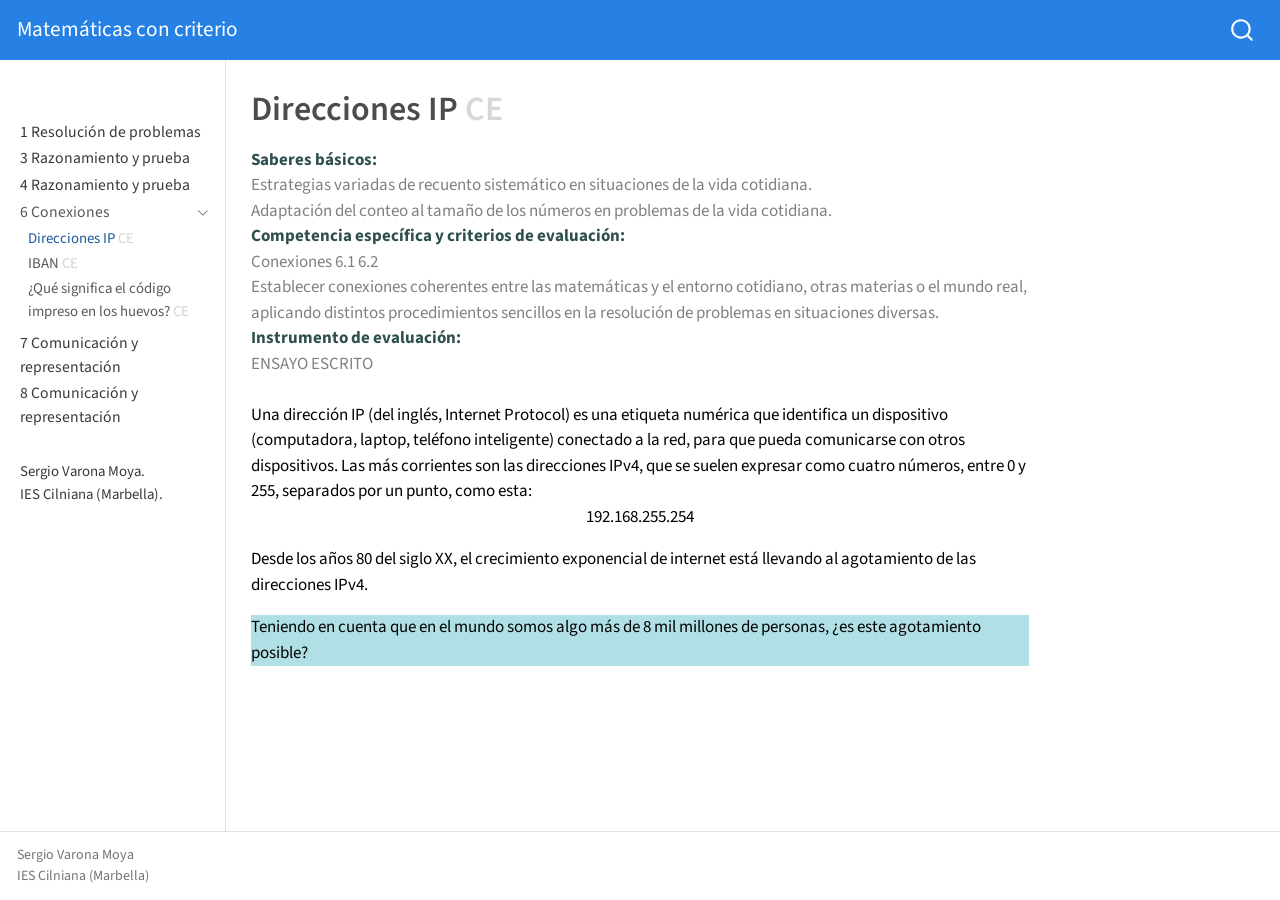
<file: 6_conexiones/direccionesIP/direccionesIP.html>
<!DOCTYPE html>
<html xmlns="http://www.w3.org/1999/xhtml" lang="en" xml:lang="en"><head>

<meta charset="utf-8">
<meta name="generator" content="quarto-1.3.450">

<meta name="viewport" content="width=device-width, initial-scale=1.0, user-scalable=yes">


<title>Matemáticas con criterio - Direcciones IP CE</title>
<style>
code{white-space: pre-wrap;}
span.smallcaps{font-variant: small-caps;}
div.columns{display: flex; gap: min(4vw, 1.5em);}
div.column{flex: auto; overflow-x: auto;}
div.hanging-indent{margin-left: 1.5em; text-indent: -1.5em;}
ul.task-list{list-style: none;}
ul.task-list li input[type="checkbox"] {
  width: 0.8em;
  margin: 0 0.8em 0.2em -1em; /* quarto-specific, see https://github.com/quarto-dev/quarto-cli/issues/4556 */ 
  vertical-align: middle;
}
</style>


<script src="../../site_libs/quarto-nav/quarto-nav.js"></script>
<script src="../../site_libs/quarto-nav/headroom.min.js"></script>
<script src="../../site_libs/clipboard/clipboard.min.js"></script>
<script src="../../site_libs/quarto-search/autocomplete.umd.js"></script>
<script src="../../site_libs/quarto-search/fuse.min.js"></script>
<script src="../../site_libs/quarto-search/quarto-search.js"></script>
<meta name="quarto:offset" content="../../">
<script src="../../site_libs/quarto-html/quarto.js"></script>
<script src="../../site_libs/quarto-html/popper.min.js"></script>
<script src="../../site_libs/quarto-html/tippy.umd.min.js"></script>
<script src="../../site_libs/quarto-html/anchor.min.js"></script>
<link href="../../site_libs/quarto-html/tippy.css" rel="stylesheet">
<link href="../../site_libs/quarto-html/quarto-syntax-highlighting.css" rel="stylesheet" id="quarto-text-highlighting-styles">
<script src="../../site_libs/bootstrap/bootstrap.min.js"></script>
<link href="../../site_libs/bootstrap/bootstrap-icons.css" rel="stylesheet">
<link href="../../site_libs/bootstrap/bootstrap.min.css" rel="stylesheet" id="quarto-bootstrap" data-mode="light">
<script id="quarto-search-options" type="application/json">{
  "location": "navbar",
  "copy-button": false,
  "collapse-after": 3,
  "panel-placement": "end",
  "type": "overlay",
  "limit": 20,
  "language": {
    "search-no-results-text": "No results",
    "search-matching-documents-text": "matching documents",
    "search-copy-link-title": "Copy link to search",
    "search-hide-matches-text": "Hide additional matches",
    "search-more-match-text": "more match in this document",
    "search-more-matches-text": "more matches in this document",
    "search-clear-button-title": "Clear",
    "search-detached-cancel-button-title": "Cancel",
    "search-submit-button-title": "Submit",
    "search-label": "Search"
  }
}</script>


<link rel="stylesheet" href="../../styles.css">
</head>

<body class="nav-sidebar docked nav-fixed">

<div id="quarto-search-results"></div>
  <header id="quarto-header" class="headroom fixed-top">
    <nav class="navbar navbar-expand-lg navbar-dark ">
      <div class="navbar-container container-fluid">
      <div class="navbar-brand-container">
    <a class="navbar-brand" href="../../index.html">
    <span class="navbar-title">Matemáticas con criterio</span>
    </a>
  </div>
        <div class="quarto-navbar-tools ms-auto">
</div>
          <div id="quarto-search" class="" title="Search"></div>
      </div> <!-- /container-fluid -->
    </nav>
  <nav class="quarto-secondary-nav">
    <div class="container-fluid d-flex">
      <button type="button" class="quarto-btn-toggle btn" data-bs-toggle="collapse" data-bs-target="#quarto-sidebar,#quarto-sidebar-glass" aria-controls="quarto-sidebar" aria-expanded="false" aria-label="Toggle sidebar navigation" onclick="if (window.quartoToggleHeadroom) { window.quartoToggleHeadroom(); }">
        <i class="bi bi-layout-text-sidebar-reverse"></i>
      </button>
      <nav class="quarto-page-breadcrumbs" aria-label="breadcrumb"><ol class="breadcrumb"><li class="breadcrumb-item"><a href="../../6_conexiones/direccionesIP/direccionesIP.html">6 Conexiones</a></li><li class="breadcrumb-item"><a href="../../6_conexiones/direccionesIP/direccionesIP.html">Direcciones IP   <span style="color:lightgrey;">CE</span></a></li></ol></nav>
      <a class="flex-grow-1" role="button" data-bs-toggle="collapse" data-bs-target="#quarto-sidebar,#quarto-sidebar-glass" aria-controls="quarto-sidebar" aria-expanded="false" aria-label="Toggle sidebar navigation" onclick="if (window.quartoToggleHeadroom) { window.quartoToggleHeadroom(); }">      
      </a>
      <button type="button" class="btn quarto-search-button" aria-label="" onclick="window.quartoOpenSearch();">
        <i class="bi bi-search"></i>
      </button>
    </div>
  </nav>
</header>
<!-- content -->
<div id="quarto-content" class="quarto-container page-columns page-rows-contents page-layout-article page-navbar">
<!-- sidebar -->
  <nav id="quarto-sidebar" class="sidebar collapse collapse-horizontal sidebar-navigation docked overflow-auto">
        <div class="mt-2 flex-shrink-0 align-items-center">
        <div class="sidebar-search">
        <div id="quarto-search" class="" title="Search"></div>
        </div>
        </div>
    <div class="sidebar-menu-container"> 
    <ul class="list-unstyled mt-1">
        <li class="sidebar-item sidebar-item-section">
      <span class="sidebar-item-text sidebar-link text-start">
 <span class="menu-text">1 Resolución de problemas</span></span>
  </li>
        <li class="sidebar-item sidebar-item-section">
      <span class="sidebar-item-text sidebar-link text-start">
 <span class="menu-text">3 Razonamiento y prueba</span></span>
  </li>
        <li class="sidebar-item sidebar-item-section">
      <span class="sidebar-item-text sidebar-link text-start">
 <span class="menu-text">4 Razonamiento y prueba</span></span>
  </li>
        <li class="sidebar-item sidebar-item-section">
      <div class="sidebar-item-container"> 
            <a class="sidebar-item-text sidebar-link text-start" data-bs-toggle="collapse" data-bs-target="#quarto-sidebar-section-4" aria-expanded="true">
 <span class="menu-text">6 Conexiones</span></a>
          <a class="sidebar-item-toggle text-start" data-bs-toggle="collapse" data-bs-target="#quarto-sidebar-section-4" aria-expanded="true" aria-label="Toggle section">
            <i class="bi bi-chevron-right ms-2"></i>
          </a> 
      </div>
      <ul id="quarto-sidebar-section-4" class="collapse list-unstyled sidebar-section depth1 show">  
          <li class="sidebar-item">
  <div class="sidebar-item-container"> 
  <a href="../../6_conexiones/direccionesIP/direccionesIP.html" class="sidebar-item-text sidebar-link active">
 <span class="menu-text">Direcciones IP <span style="color:lightgrey;">CE</span></span></a>
  </div>
</li>
          <li class="sidebar-item">
  <div class="sidebar-item-container"> 
  <a href="../../6_conexiones/IBAN/IBAN.html" class="sidebar-item-text sidebar-link">
 <span class="menu-text">IBAN <span style="color:lightgrey;">CE</span></span></a>
  </div>
</li>
          <li class="sidebar-item">
  <div class="sidebar-item-container"> 
  <a href="../../6_conexiones/codigoHuevos/codigoHuevos.html" class="sidebar-item-text sidebar-link">
 <span class="menu-text">¿Qué significa el código impreso en los huevos? <span style="color:lightgrey;">CE</span></span></a>
  </div>
</li>
      </ul>
  </li>
        <li class="sidebar-item sidebar-item-section">
      <span class="sidebar-item-text sidebar-link text-start">
 <span class="menu-text">7 Comunicación y representación</span></span>
  </li>
        <li class="sidebar-item sidebar-item-section">
      <span class="sidebar-item-text sidebar-link text-start">
 <span class="menu-text">8 Comunicación y representación</span></span>
  </li>
    </ul>
    </div>
<div class="quarto-sidebar-footer"><div class="sidebar-footer-item">
<p>Sergio Varona Moya.<br> IES Cilniana (Marbella).</p>
</div></div></nav>
<div id="quarto-sidebar-glass" data-bs-toggle="collapse" data-bs-target="#quarto-sidebar,#quarto-sidebar-glass"></div>
<!-- margin-sidebar -->
    <div id="quarto-margin-sidebar" class="sidebar margin-sidebar">
        
    </div>
<!-- main -->
<main class="content" id="quarto-document-content">

<header id="title-block-header" class="quarto-title-block default">
<div class="quarto-title">
<h1 class="title">Direcciones IP <span style="color:lightgrey;">CE</span></h1>
</div>



<div class="quarto-title-meta">

    
  
    
  </div>
  

</header>

<span style="color:darkslategray;"><b>Saberes básicos:</b></span><br><span style="color:gray;">Estrategias variadas de recuento sistemático en situaciones de la vida cotidiana. <br> Adaptación del conteo al tamaño de los números en problemas de la vida cotidiana. </span><br><span style="color:darkslategray;"><b>Competencia específica y criterios de evaluación:</b></span><br><span style="color:gray;">Conexiones 6.1&nbsp;6.2 <br> Establecer conexiones coherentes entre las matemáticas y el entorno cotidiano, otras materias o el mundo real, aplicando distintos procedimientos sencillos en la resolución de problemas en situaciones diversas.</span><br><span style="color:darkslategray;"><b>Instrumento de evaluación:</b> <br><span style="color:gray;"> ENSAYO ESCRITO<br><br><span style="color:black;">Una dirección IP (del inglés, Internet Protocol) es una etiqueta numérica que identifica un dispositivo (computadora, laptop, teléfono inteligente) conectado a la red, para que pueda comunicarse con otros dispositivos. Las más corrientes son las direcciones IPv4, que se suelen expresar como cuatro números, entre 0 y 255, separados por un punto, como esta:
<center>
192.168.255.254
</center>
<p>
</p>
<p>Desde los años 80 del siglo XX, el crecimiento exponencial de internet está llevando al agotamiento de las direcciones IPv4.</p>
<p style="background-color:powderblue;">
Teniendo en cuenta que en el mundo somos algo más de 8 mil millones de personas, ¿es este agotamiento posible?
</p>



</span></span></span></main> <!-- /main -->
<script id="quarto-html-after-body" type="application/javascript">
window.document.addEventListener("DOMContentLoaded", function (event) {
  const toggleBodyColorMode = (bsSheetEl) => {
    const mode = bsSheetEl.getAttribute("data-mode");
    const bodyEl = window.document.querySelector("body");
    if (mode === "dark") {
      bodyEl.classList.add("quarto-dark");
      bodyEl.classList.remove("quarto-light");
    } else {
      bodyEl.classList.add("quarto-light");
      bodyEl.classList.remove("quarto-dark");
    }
  }
  const toggleBodyColorPrimary = () => {
    const bsSheetEl = window.document.querySelector("link#quarto-bootstrap");
    if (bsSheetEl) {
      toggleBodyColorMode(bsSheetEl);
    }
  }
  toggleBodyColorPrimary();  
  const icon = "";
  const anchorJS = new window.AnchorJS();
  anchorJS.options = {
    placement: 'right',
    icon: icon
  };
  anchorJS.add('.anchored');
  const isCodeAnnotation = (el) => {
    for (const clz of el.classList) {
      if (clz.startsWith('code-annotation-')) {                     
        return true;
      }
    }
    return false;
  }
  const clipboard = new window.ClipboardJS('.code-copy-button', {
    text: function(trigger) {
      const codeEl = trigger.previousElementSibling.cloneNode(true);
      for (const childEl of codeEl.children) {
        if (isCodeAnnotation(childEl)) {
          childEl.remove();
        }
      }
      return codeEl.innerText;
    }
  });
  clipboard.on('success', function(e) {
    // button target
    const button = e.trigger;
    // don't keep focus
    button.blur();
    // flash "checked"
    button.classList.add('code-copy-button-checked');
    var currentTitle = button.getAttribute("title");
    button.setAttribute("title", "Copied!");
    let tooltip;
    if (window.bootstrap) {
      button.setAttribute("data-bs-toggle", "tooltip");
      button.setAttribute("data-bs-placement", "left");
      button.setAttribute("data-bs-title", "Copied!");
      tooltip = new bootstrap.Tooltip(button, 
        { trigger: "manual", 
          customClass: "code-copy-button-tooltip",
          offset: [0, -8]});
      tooltip.show();    
    }
    setTimeout(function() {
      if (tooltip) {
        tooltip.hide();
        button.removeAttribute("data-bs-title");
        button.removeAttribute("data-bs-toggle");
        button.removeAttribute("data-bs-placement");
      }
      button.setAttribute("title", currentTitle);
      button.classList.remove('code-copy-button-checked');
    }, 1000);
    // clear code selection
    e.clearSelection();
  });
  function tippyHover(el, contentFn) {
    const config = {
      allowHTML: true,
      content: contentFn,
      maxWidth: 500,
      delay: 100,
      arrow: false,
      appendTo: function(el) {
          return el.parentElement;
      },
      interactive: true,
      interactiveBorder: 10,
      theme: 'quarto',
      placement: 'bottom-start'
    };
    window.tippy(el, config); 
  }
  const noterefs = window.document.querySelectorAll('a[role="doc-noteref"]');
  for (var i=0; i<noterefs.length; i++) {
    const ref = noterefs[i];
    tippyHover(ref, function() {
      // use id or data attribute instead here
      let href = ref.getAttribute('data-footnote-href') || ref.getAttribute('href');
      try { href = new URL(href).hash; } catch {}
      const id = href.replace(/^#\/?/, "");
      const note = window.document.getElementById(id);
      return note.innerHTML;
    });
  }
      let selectedAnnoteEl;
      const selectorForAnnotation = ( cell, annotation) => {
        let cellAttr = 'data-code-cell="' + cell + '"';
        let lineAttr = 'data-code-annotation="' +  annotation + '"';
        const selector = 'span[' + cellAttr + '][' + lineAttr + ']';
        return selector;
      }
      const selectCodeLines = (annoteEl) => {
        const doc = window.document;
        const targetCell = annoteEl.getAttribute("data-target-cell");
        const targetAnnotation = annoteEl.getAttribute("data-target-annotation");
        const annoteSpan = window.document.querySelector(selectorForAnnotation(targetCell, targetAnnotation));
        const lines = annoteSpan.getAttribute("data-code-lines").split(",");
        const lineIds = lines.map((line) => {
          return targetCell + "-" + line;
        })
        let top = null;
        let height = null;
        let parent = null;
        if (lineIds.length > 0) {
            //compute the position of the single el (top and bottom and make a div)
            const el = window.document.getElementById(lineIds[0]);
            top = el.offsetTop;
            height = el.offsetHeight;
            parent = el.parentElement.parentElement;
          if (lineIds.length > 1) {
            const lastEl = window.document.getElementById(lineIds[lineIds.length - 1]);
            const bottom = lastEl.offsetTop + lastEl.offsetHeight;
            height = bottom - top;
          }
          if (top !== null && height !== null && parent !== null) {
            // cook up a div (if necessary) and position it 
            let div = window.document.getElementById("code-annotation-line-highlight");
            if (div === null) {
              div = window.document.createElement("div");
              div.setAttribute("id", "code-annotation-line-highlight");
              div.style.position = 'absolute';
              parent.appendChild(div);
            }
            div.style.top = top - 2 + "px";
            div.style.height = height + 4 + "px";
            let gutterDiv = window.document.getElementById("code-annotation-line-highlight-gutter");
            if (gutterDiv === null) {
              gutterDiv = window.document.createElement("div");
              gutterDiv.setAttribute("id", "code-annotation-line-highlight-gutter");
              gutterDiv.style.position = 'absolute';
              const codeCell = window.document.getElementById(targetCell);
              const gutter = codeCell.querySelector('.code-annotation-gutter');
              gutter.appendChild(gutterDiv);
            }
            gutterDiv.style.top = top - 2 + "px";
            gutterDiv.style.height = height + 4 + "px";
          }
          selectedAnnoteEl = annoteEl;
        }
      };
      const unselectCodeLines = () => {
        const elementsIds = ["code-annotation-line-highlight", "code-annotation-line-highlight-gutter"];
        elementsIds.forEach((elId) => {
          const div = window.document.getElementById(elId);
          if (div) {
            div.remove();
          }
        });
        selectedAnnoteEl = undefined;
      };
      // Attach click handler to the DT
      const annoteDls = window.document.querySelectorAll('dt[data-target-cell]');
      for (const annoteDlNode of annoteDls) {
        annoteDlNode.addEventListener('click', (event) => {
          const clickedEl = event.target;
          if (clickedEl !== selectedAnnoteEl) {
            unselectCodeLines();
            const activeEl = window.document.querySelector('dt[data-target-cell].code-annotation-active');
            if (activeEl) {
              activeEl.classList.remove('code-annotation-active');
            }
            selectCodeLines(clickedEl);
            clickedEl.classList.add('code-annotation-active');
          } else {
            // Unselect the line
            unselectCodeLines();
            clickedEl.classList.remove('code-annotation-active');
          }
        });
      }
  const findCites = (el) => {
    const parentEl = el.parentElement;
    if (parentEl) {
      const cites = parentEl.dataset.cites;
      if (cites) {
        return {
          el,
          cites: cites.split(' ')
        };
      } else {
        return findCites(el.parentElement)
      }
    } else {
      return undefined;
    }
  };
  var bibliorefs = window.document.querySelectorAll('a[role="doc-biblioref"]');
  for (var i=0; i<bibliorefs.length; i++) {
    const ref = bibliorefs[i];
    const citeInfo = findCites(ref);
    if (citeInfo) {
      tippyHover(citeInfo.el, function() {
        var popup = window.document.createElement('div');
        citeInfo.cites.forEach(function(cite) {
          var citeDiv = window.document.createElement('div');
          citeDiv.classList.add('hanging-indent');
          citeDiv.classList.add('csl-entry');
          var biblioDiv = window.document.getElementById('ref-' + cite);
          if (biblioDiv) {
            citeDiv.innerHTML = biblioDiv.innerHTML;
          }
          popup.appendChild(citeDiv);
        });
        return popup.innerHTML;
      });
    }
  }
});
</script>
</div> <!-- /content -->
<footer class="footer">
  <div class="nav-footer">
    <div class="nav-footer-left">
      <ul class="footer-items list-unstyled">
    <li class="nav-item">
 Sergio Varona Moya<br> IES Cilniana (Marbella)
  </li>  
</ul>
    </div>   
    <div class="nav-footer-center">
      &nbsp;
    </div>
    <div class="nav-footer-right">
      &nbsp;
    </div>
  </div>
</footer>



</body></html>
</file>
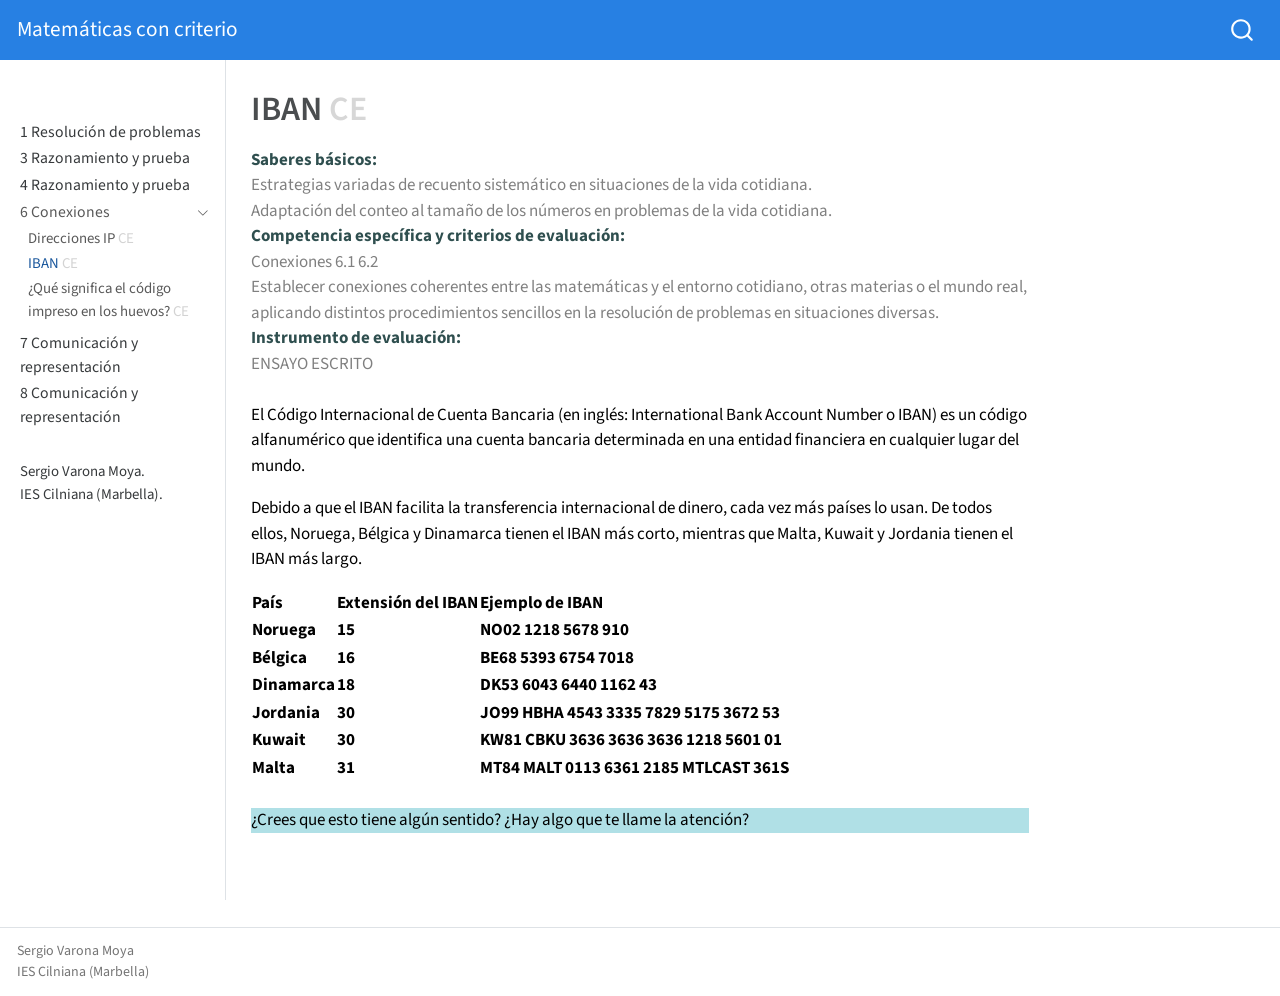
<file: 6_conexiones/IBAN/IBAN.html>
<!DOCTYPE html>
<html xmlns="http://www.w3.org/1999/xhtml" lang="en" xml:lang="en"><head>

<meta charset="utf-8">
<meta name="generator" content="quarto-1.3.450">

<meta name="viewport" content="width=device-width, initial-scale=1.0, user-scalable=yes">


<title>Matemáticas con criterio - IBAN CE</title>
<style>
code{white-space: pre-wrap;}
span.smallcaps{font-variant: small-caps;}
div.columns{display: flex; gap: min(4vw, 1.5em);}
div.column{flex: auto; overflow-x: auto;}
div.hanging-indent{margin-left: 1.5em; text-indent: -1.5em;}
ul.task-list{list-style: none;}
ul.task-list li input[type="checkbox"] {
  width: 0.8em;
  margin: 0 0.8em 0.2em -1em; /* quarto-specific, see https://github.com/quarto-dev/quarto-cli/issues/4556 */ 
  vertical-align: middle;
}
</style>


<script src="../../site_libs/quarto-nav/quarto-nav.js"></script>
<script src="../../site_libs/quarto-nav/headroom.min.js"></script>
<script src="../../site_libs/clipboard/clipboard.min.js"></script>
<script src="../../site_libs/quarto-search/autocomplete.umd.js"></script>
<script src="../../site_libs/quarto-search/fuse.min.js"></script>
<script src="../../site_libs/quarto-search/quarto-search.js"></script>
<meta name="quarto:offset" content="../../">
<script src="../../site_libs/quarto-html/quarto.js"></script>
<script src="../../site_libs/quarto-html/popper.min.js"></script>
<script src="../../site_libs/quarto-html/tippy.umd.min.js"></script>
<script src="../../site_libs/quarto-html/anchor.min.js"></script>
<link href="../../site_libs/quarto-html/tippy.css" rel="stylesheet">
<link href="../../site_libs/quarto-html/quarto-syntax-highlighting.css" rel="stylesheet" id="quarto-text-highlighting-styles">
<script src="../../site_libs/bootstrap/bootstrap.min.js"></script>
<link href="../../site_libs/bootstrap/bootstrap-icons.css" rel="stylesheet">
<link href="../../site_libs/bootstrap/bootstrap.min.css" rel="stylesheet" id="quarto-bootstrap" data-mode="light">
<script id="quarto-search-options" type="application/json">{
  "location": "navbar",
  "copy-button": false,
  "collapse-after": 3,
  "panel-placement": "end",
  "type": "overlay",
  "limit": 20,
  "language": {
    "search-no-results-text": "No results",
    "search-matching-documents-text": "matching documents",
    "search-copy-link-title": "Copy link to search",
    "search-hide-matches-text": "Hide additional matches",
    "search-more-match-text": "more match in this document",
    "search-more-matches-text": "more matches in this document",
    "search-clear-button-title": "Clear",
    "search-detached-cancel-button-title": "Cancel",
    "search-submit-button-title": "Submit",
    "search-label": "Search"
  }
}</script>


<link rel="stylesheet" href="../../styles.css">
</head>

<body class="nav-sidebar docked nav-fixed">

<div id="quarto-search-results"></div>
  <header id="quarto-header" class="headroom fixed-top">
    <nav class="navbar navbar-expand-lg navbar-dark ">
      <div class="navbar-container container-fluid">
      <div class="navbar-brand-container">
    <a class="navbar-brand" href="../../index.html">
    <span class="navbar-title">Matemáticas con criterio</span>
    </a>
  </div>
        <div class="quarto-navbar-tools ms-auto">
</div>
          <div id="quarto-search" class="" title="Search"></div>
      </div> <!-- /container-fluid -->
    </nav>
  <nav class="quarto-secondary-nav">
    <div class="container-fluid d-flex">
      <button type="button" class="quarto-btn-toggle btn" data-bs-toggle="collapse" data-bs-target="#quarto-sidebar,#quarto-sidebar-glass" aria-controls="quarto-sidebar" aria-expanded="false" aria-label="Toggle sidebar navigation" onclick="if (window.quartoToggleHeadroom) { window.quartoToggleHeadroom(); }">
        <i class="bi bi-layout-text-sidebar-reverse"></i>
      </button>
      <nav class="quarto-page-breadcrumbs" aria-label="breadcrumb"><ol class="breadcrumb"><li class="breadcrumb-item"><a href="../../6_conexiones/direccionesIP/direccionesIP.html">6 Conexiones</a></li><li class="breadcrumb-item"><a href="../../6_conexiones/IBAN/IBAN.html">IBAN   <span style="color:lightgrey;">CE</span></a></li></ol></nav>
      <a class="flex-grow-1" role="button" data-bs-toggle="collapse" data-bs-target="#quarto-sidebar,#quarto-sidebar-glass" aria-controls="quarto-sidebar" aria-expanded="false" aria-label="Toggle sidebar navigation" onclick="if (window.quartoToggleHeadroom) { window.quartoToggleHeadroom(); }">      
      </a>
      <button type="button" class="btn quarto-search-button" aria-label="" onclick="window.quartoOpenSearch();">
        <i class="bi bi-search"></i>
      </button>
    </div>
  </nav>
</header>
<!-- content -->
<div id="quarto-content" class="quarto-container page-columns page-rows-contents page-layout-article page-navbar">
<!-- sidebar -->
  <nav id="quarto-sidebar" class="sidebar collapse collapse-horizontal sidebar-navigation docked overflow-auto">
        <div class="mt-2 flex-shrink-0 align-items-center">
        <div class="sidebar-search">
        <div id="quarto-search" class="" title="Search"></div>
        </div>
        </div>
    <div class="sidebar-menu-container"> 
    <ul class="list-unstyled mt-1">
        <li class="sidebar-item sidebar-item-section">
      <span class="sidebar-item-text sidebar-link text-start">
 <span class="menu-text">1 Resolución de problemas</span></span>
  </li>
        <li class="sidebar-item sidebar-item-section">
      <span class="sidebar-item-text sidebar-link text-start">
 <span class="menu-text">3 Razonamiento y prueba</span></span>
  </li>
        <li class="sidebar-item sidebar-item-section">
      <span class="sidebar-item-text sidebar-link text-start">
 <span class="menu-text">4 Razonamiento y prueba</span></span>
  </li>
        <li class="sidebar-item sidebar-item-section">
      <div class="sidebar-item-container"> 
            <a class="sidebar-item-text sidebar-link text-start" data-bs-toggle="collapse" data-bs-target="#quarto-sidebar-section-4" aria-expanded="true">
 <span class="menu-text">6 Conexiones</span></a>
          <a class="sidebar-item-toggle text-start" data-bs-toggle="collapse" data-bs-target="#quarto-sidebar-section-4" aria-expanded="true" aria-label="Toggle section">
            <i class="bi bi-chevron-right ms-2"></i>
          </a> 
      </div>
      <ul id="quarto-sidebar-section-4" class="collapse list-unstyled sidebar-section depth1 show">  
          <li class="sidebar-item">
  <div class="sidebar-item-container"> 
  <a href="../../6_conexiones/direccionesIP/direccionesIP.html" class="sidebar-item-text sidebar-link">
 <span class="menu-text">Direcciones IP <span style="color:lightgrey;">CE</span></span></a>
  </div>
</li>
          <li class="sidebar-item">
  <div class="sidebar-item-container"> 
  <a href="../../6_conexiones/IBAN/IBAN.html" class="sidebar-item-text sidebar-link active">
 <span class="menu-text">IBAN <span style="color:lightgrey;">CE</span></span></a>
  </div>
</li>
          <li class="sidebar-item">
  <div class="sidebar-item-container"> 
  <a href="../../6_conexiones/codigoHuevos/codigoHuevos.html" class="sidebar-item-text sidebar-link">
 <span class="menu-text">¿Qué significa el código impreso en los huevos? <span style="color:lightgrey;">CE</span></span></a>
  </div>
</li>
      </ul>
  </li>
        <li class="sidebar-item sidebar-item-section">
      <span class="sidebar-item-text sidebar-link text-start">
 <span class="menu-text">7 Comunicación y representación</span></span>
  </li>
        <li class="sidebar-item sidebar-item-section">
      <span class="sidebar-item-text sidebar-link text-start">
 <span class="menu-text">8 Comunicación y representación</span></span>
  </li>
    </ul>
    </div>
<div class="quarto-sidebar-footer"><div class="sidebar-footer-item">
<p>Sergio Varona Moya.<br> IES Cilniana (Marbella).</p>
</div></div></nav>
<div id="quarto-sidebar-glass" data-bs-toggle="collapse" data-bs-target="#quarto-sidebar,#quarto-sidebar-glass"></div>
<!-- margin-sidebar -->
    <div id="quarto-margin-sidebar" class="sidebar margin-sidebar">
        
    </div>
<!-- main -->
<main class="content" id="quarto-document-content">

<header id="title-block-header" class="quarto-title-block default">
<div class="quarto-title">
<h1 class="title">IBAN <span style="color:lightgrey;">CE</span></h1>
</div>



<div class="quarto-title-meta">

    
  
    
  </div>
  

</header>

<span style="color:darkslategray;"><b>Saberes básicos:</b></span><br><span style="color:gray;">Estrategias variadas de recuento sistemático en situaciones de la vida cotidiana. <br> Adaptación del conteo al tamaño de los números en problemas de la vida cotidiana. </span><br><span style="color:darkslategray;"><b>Competencia específica y criterios de evaluación:</b></span><br><span style="color:gray;">Conexiones 6.1&nbsp;6.2 <br> Establecer conexiones coherentes entre las matemáticas y el entorno cotidiano, otras materias o el mundo real, aplicando distintos procedimientos sencillos en la resolución de problemas en situaciones diversas.</span><br><span style="color:darkslategray;"><b>Instrumento de evaluación:</b> <br><span style="color:gray;"> ENSAYO ESCRITO<br><br><span style="color:black;">El Código Internacional de Cuenta Bancaria (en inglés: International Bank Account Number o IBAN)​ es un código alfanumérico que identifica una cuenta bancaria determinada en una entidad financiera en cualquier lugar del mundo.
<p>
</p>
<p>Debido a que el IBAN facilita la transferencia internacional de dinero, cada vez más países lo usan. De todos ellos, Noruega, Bélgica y Dinamarca tienen el IBAN más corto, mientras que Malta, Kuwait y Jordania tienen el IBAN más largo.</p>
<span style="color:black;">

<table class="default">
<tbody><tr>
<th>
País
</th>
<th>
Extensión del IBAN
</th>
<th>
Ejemplo de IBAN
</th>
</tr>
<tr>
<th>
Noruega
</th>
<th>
15
</th>
<th>
NO02 1218 5678 910
</th>
</tr>
<tr>
<th>
Bélgica
</th>
<th>
16
</th>
<th>
BE68 5393 6754 7018
</th>
</tr>
<tr>
<th>
Dinamarca
</th>
<th>
18
</th>
<th>
DK53 6043 6440 1162 43
</th>
</tr>
<tr>
<th>
Jordania
</th>
<th>
30
</th>
<th>
JO99 HBHA 4543 3335 7829 5175 3672 53
</th>
</tr>
<tr>
<th>
Kuwait
</th>
<th>
30
</th>
<th>
KW81 CBKU 3636 3636 3636 1218 5601 01
</th>
</tr>
<tr>
<th>
Malta
</th>
<th>
31
</th>
<th>
MT84 MALT 0113 6361 2185 MTLCAST 361S
</th>
</tr>

</tbody></table>
<p style="background-color:powderblue;">
¿Crees que esto tiene algún sentido? ¿Hay algo que te llame la atención?
</p>



</span></span></span></span></main> <!-- /main -->
<script id="quarto-html-after-body" type="application/javascript">
window.document.addEventListener("DOMContentLoaded", function (event) {
  const toggleBodyColorMode = (bsSheetEl) => {
    const mode = bsSheetEl.getAttribute("data-mode");
    const bodyEl = window.document.querySelector("body");
    if (mode === "dark") {
      bodyEl.classList.add("quarto-dark");
      bodyEl.classList.remove("quarto-light");
    } else {
      bodyEl.classList.add("quarto-light");
      bodyEl.classList.remove("quarto-dark");
    }
  }
  const toggleBodyColorPrimary = () => {
    const bsSheetEl = window.document.querySelector("link#quarto-bootstrap");
    if (bsSheetEl) {
      toggleBodyColorMode(bsSheetEl);
    }
  }
  toggleBodyColorPrimary();  
  const icon = "";
  const anchorJS = new window.AnchorJS();
  anchorJS.options = {
    placement: 'right',
    icon: icon
  };
  anchorJS.add('.anchored');
  const isCodeAnnotation = (el) => {
    for (const clz of el.classList) {
      if (clz.startsWith('code-annotation-')) {                     
        return true;
      }
    }
    return false;
  }
  const clipboard = new window.ClipboardJS('.code-copy-button', {
    text: function(trigger) {
      const codeEl = trigger.previousElementSibling.cloneNode(true);
      for (const childEl of codeEl.children) {
        if (isCodeAnnotation(childEl)) {
          childEl.remove();
        }
      }
      return codeEl.innerText;
    }
  });
  clipboard.on('success', function(e) {
    // button target
    const button = e.trigger;
    // don't keep focus
    button.blur();
    // flash "checked"
    button.classList.add('code-copy-button-checked');
    var currentTitle = button.getAttribute("title");
    button.setAttribute("title", "Copied!");
    let tooltip;
    if (window.bootstrap) {
      button.setAttribute("data-bs-toggle", "tooltip");
      button.setAttribute("data-bs-placement", "left");
      button.setAttribute("data-bs-title", "Copied!");
      tooltip = new bootstrap.Tooltip(button, 
        { trigger: "manual", 
          customClass: "code-copy-button-tooltip",
          offset: [0, -8]});
      tooltip.show();    
    }
    setTimeout(function() {
      if (tooltip) {
        tooltip.hide();
        button.removeAttribute("data-bs-title");
        button.removeAttribute("data-bs-toggle");
        button.removeAttribute("data-bs-placement");
      }
      button.setAttribute("title", currentTitle);
      button.classList.remove('code-copy-button-checked');
    }, 1000);
    // clear code selection
    e.clearSelection();
  });
  function tippyHover(el, contentFn) {
    const config = {
      allowHTML: true,
      content: contentFn,
      maxWidth: 500,
      delay: 100,
      arrow: false,
      appendTo: function(el) {
          return el.parentElement;
      },
      interactive: true,
      interactiveBorder: 10,
      theme: 'quarto',
      placement: 'bottom-start'
    };
    window.tippy(el, config); 
  }
  const noterefs = window.document.querySelectorAll('a[role="doc-noteref"]');
  for (var i=0; i<noterefs.length; i++) {
    const ref = noterefs[i];
    tippyHover(ref, function() {
      // use id or data attribute instead here
      let href = ref.getAttribute('data-footnote-href') || ref.getAttribute('href');
      try { href = new URL(href).hash; } catch {}
      const id = href.replace(/^#\/?/, "");
      const note = window.document.getElementById(id);
      return note.innerHTML;
    });
  }
      let selectedAnnoteEl;
      const selectorForAnnotation = ( cell, annotation) => {
        let cellAttr = 'data-code-cell="' + cell + '"';
        let lineAttr = 'data-code-annotation="' +  annotation + '"';
        const selector = 'span[' + cellAttr + '][' + lineAttr + ']';
        return selector;
      }
      const selectCodeLines = (annoteEl) => {
        const doc = window.document;
        const targetCell = annoteEl.getAttribute("data-target-cell");
        const targetAnnotation = annoteEl.getAttribute("data-target-annotation");
        const annoteSpan = window.document.querySelector(selectorForAnnotation(targetCell, targetAnnotation));
        const lines = annoteSpan.getAttribute("data-code-lines").split(",");
        const lineIds = lines.map((line) => {
          return targetCell + "-" + line;
        })
        let top = null;
        let height = null;
        let parent = null;
        if (lineIds.length > 0) {
            //compute the position of the single el (top and bottom and make a div)
            const el = window.document.getElementById(lineIds[0]);
            top = el.offsetTop;
            height = el.offsetHeight;
            parent = el.parentElement.parentElement;
          if (lineIds.length > 1) {
            const lastEl = window.document.getElementById(lineIds[lineIds.length - 1]);
            const bottom = lastEl.offsetTop + lastEl.offsetHeight;
            height = bottom - top;
          }
          if (top !== null && height !== null && parent !== null) {
            // cook up a div (if necessary) and position it 
            let div = window.document.getElementById("code-annotation-line-highlight");
            if (div === null) {
              div = window.document.createElement("div");
              div.setAttribute("id", "code-annotation-line-highlight");
              div.style.position = 'absolute';
              parent.appendChild(div);
            }
            div.style.top = top - 2 + "px";
            div.style.height = height + 4 + "px";
            let gutterDiv = window.document.getElementById("code-annotation-line-highlight-gutter");
            if (gutterDiv === null) {
              gutterDiv = window.document.createElement("div");
              gutterDiv.setAttribute("id", "code-annotation-line-highlight-gutter");
              gutterDiv.style.position = 'absolute';
              const codeCell = window.document.getElementById(targetCell);
              const gutter = codeCell.querySelector('.code-annotation-gutter');
              gutter.appendChild(gutterDiv);
            }
            gutterDiv.style.top = top - 2 + "px";
            gutterDiv.style.height = height + 4 + "px";
          }
          selectedAnnoteEl = annoteEl;
        }
      };
      const unselectCodeLines = () => {
        const elementsIds = ["code-annotation-line-highlight", "code-annotation-line-highlight-gutter"];
        elementsIds.forEach((elId) => {
          const div = window.document.getElementById(elId);
          if (div) {
            div.remove();
          }
        });
        selectedAnnoteEl = undefined;
      };
      // Attach click handler to the DT
      const annoteDls = window.document.querySelectorAll('dt[data-target-cell]');
      for (const annoteDlNode of annoteDls) {
        annoteDlNode.addEventListener('click', (event) => {
          const clickedEl = event.target;
          if (clickedEl !== selectedAnnoteEl) {
            unselectCodeLines();
            const activeEl = window.document.querySelector('dt[data-target-cell].code-annotation-active');
            if (activeEl) {
              activeEl.classList.remove('code-annotation-active');
            }
            selectCodeLines(clickedEl);
            clickedEl.classList.add('code-annotation-active');
          } else {
            // Unselect the line
            unselectCodeLines();
            clickedEl.classList.remove('code-annotation-active');
          }
        });
      }
  const findCites = (el) => {
    const parentEl = el.parentElement;
    if (parentEl) {
      const cites = parentEl.dataset.cites;
      if (cites) {
        return {
          el,
          cites: cites.split(' ')
        };
      } else {
        return findCites(el.parentElement)
      }
    } else {
      return undefined;
    }
  };
  var bibliorefs = window.document.querySelectorAll('a[role="doc-biblioref"]');
  for (var i=0; i<bibliorefs.length; i++) {
    const ref = bibliorefs[i];
    const citeInfo = findCites(ref);
    if (citeInfo) {
      tippyHover(citeInfo.el, function() {
        var popup = window.document.createElement('div');
        citeInfo.cites.forEach(function(cite) {
          var citeDiv = window.document.createElement('div');
          citeDiv.classList.add('hanging-indent');
          citeDiv.classList.add('csl-entry');
          var biblioDiv = window.document.getElementById('ref-' + cite);
          if (biblioDiv) {
            citeDiv.innerHTML = biblioDiv.innerHTML;
          }
          popup.appendChild(citeDiv);
        });
        return popup.innerHTML;
      });
    }
  }
});
</script>
</div> <!-- /content -->
<footer class="footer">
  <div class="nav-footer">
    <div class="nav-footer-left">
      <ul class="footer-items list-unstyled">
    <li class="nav-item">
 Sergio Varona Moya<br> IES Cilniana (Marbella)
  </li>  
</ul>
    </div>   
    <div class="nav-footer-center">
      &nbsp;
    </div>
    <div class="nav-footer-right">
      &nbsp;
    </div>
  </div>
</footer>



</body></html>
</file>
<file: site_libs/quarto-html/tippy.css>
.tippy-box[data-animation=fade][data-state=hidden]{opacity:0}[data-tippy-root]{max-width:calc(100vw - 10px)}.tippy-box{position:relative;background-color:#333;color:#fff;border-radius:4px;font-size:14px;line-height:1.4;white-space:normal;outline:0;transition-property:transform,visibility,opacity}.tippy-box[data-placement^=top]>.tippy-arrow{bottom:0}.tippy-box[data-placement^=top]>.tippy-arrow:before{bottom:-7px;left:0;border-width:8px 8px 0;border-top-color:initial;transform-origin:center top}.tippy-box[data-placement^=bottom]>.tippy-arrow{top:0}.tippy-box[data-placement^=bottom]>.tippy-arrow:before{top:-7px;left:0;border-width:0 8px 8px;border-bottom-color:initial;transform-origin:center bottom}.tippy-box[data-placement^=left]>.tippy-arrow{right:0}.tippy-box[data-placement^=left]>.tippy-arrow:before{border-width:8px 0 8px 8px;border-left-color:initial;right:-7px;transform-origin:center left}.tippy-box[data-placement^=right]>.tippy-arrow{left:0}.tippy-box[data-placement^=right]>.tippy-arrow:before{left:-7px;border-width:8px 8px 8px 0;border-right-color:initial;transform-origin:center right}.tippy-box[data-inertia][data-state=visible]{transition-timing-function:cubic-bezier(.54,1.5,.38,1.11)}.tippy-arrow{width:16px;height:16px;color:#333}.tippy-arrow:before{content:"";position:absolute;border-color:transparent;border-style:solid}.tippy-content{position:relative;padding:5px 9px;z-index:1}
</file>
<file: site_libs/quarto-html/quarto-syntax-highlighting.css>
/* quarto syntax highlight colors */
:root {
  --quarto-hl-ot-color: #003B4F;
  --quarto-hl-at-color: #657422;
  --quarto-hl-ss-color: #20794D;
  --quarto-hl-an-color: #5E5E5E;
  --quarto-hl-fu-color: #4758AB;
  --quarto-hl-st-color: #20794D;
  --quarto-hl-cf-color: #003B4F;
  --quarto-hl-op-color: #5E5E5E;
  --quarto-hl-er-color: #AD0000;
  --quarto-hl-bn-color: #AD0000;
  --quarto-hl-al-color: #AD0000;
  --quarto-hl-va-color: #111111;
  --quarto-hl-bu-color: inherit;
  --quarto-hl-ex-color: inherit;
  --quarto-hl-pp-color: #AD0000;
  --quarto-hl-in-color: #5E5E5E;
  --quarto-hl-vs-color: #20794D;
  --quarto-hl-wa-color: #5E5E5E;
  --quarto-hl-do-color: #5E5E5E;
  --quarto-hl-im-color: #00769E;
  --quarto-hl-ch-color: #20794D;
  --quarto-hl-dt-color: #AD0000;
  --quarto-hl-fl-color: #AD0000;
  --quarto-hl-co-color: #5E5E5E;
  --quarto-hl-cv-color: #5E5E5E;
  --quarto-hl-cn-color: #8f5902;
  --quarto-hl-sc-color: #5E5E5E;
  --quarto-hl-dv-color: #AD0000;
  --quarto-hl-kw-color: #003B4F;
}

/* other quarto variables */
:root {
  --quarto-font-monospace: SFMono-Regular, Menlo, Monaco, Consolas, "Liberation Mono", "Courier New", monospace;
}

pre > code.sourceCode > span {
  color: #003B4F;
}

code span {
  color: #003B4F;
}

code.sourceCode > span {
  color: #003B4F;
}

div.sourceCode,
div.sourceCode pre.sourceCode {
  color: #003B4F;
}

code span.ot {
  color: #003B4F;
  font-style: inherit;
}

code span.at {
  color: #657422;
  font-style: inherit;
}

code span.ss {
  color: #20794D;
  font-style: inherit;
}

code span.an {
  color: #5E5E5E;
  font-style: inherit;
}

code span.fu {
  color: #4758AB;
  font-style: inherit;
}

code span.st {
  color: #20794D;
  font-style: inherit;
}

code span.cf {
  color: #003B4F;
  font-style: inherit;
}

code span.op {
  color: #5E5E5E;
  font-style: inherit;
}

code span.er {
  color: #AD0000;
  font-style: inherit;
}

code span.bn {
  color: #AD0000;
  font-style: inherit;
}

code span.al {
  color: #AD0000;
  font-style: inherit;
}

code span.va {
  color: #111111;
  font-style: inherit;
}

code span.bu {
  font-style: inherit;
}

code span.ex {
  font-style: inherit;
}

code span.pp {
  color: #AD0000;
  font-style: inherit;
}

code span.in {
  color: #5E5E5E;
  font-style: inherit;
}

code span.vs {
  color: #20794D;
  font-style: inherit;
}

code span.wa {
  color: #5E5E5E;
  font-style: italic;
}

code span.do {
  color: #5E5E5E;
  font-style: italic;
}

code span.im {
  color: #00769E;
  font-style: inherit;
}

code span.ch {
  color: #20794D;
  font-style: inherit;
}

code span.dt {
  color: #AD0000;
  font-style: inherit;
}

code span.fl {
  color: #AD0000;
  font-style: inherit;
}

code span.co {
  color: #5E5E5E;
  font-style: inherit;
}

code span.cv {
  color: #5E5E5E;
  font-style: italic;
}

code span.cn {
  color: #8f5902;
  font-style: inherit;
}

code span.sc {
  color: #5E5E5E;
  font-style: inherit;
}

code span.dv {
  color: #AD0000;
  font-style: inherit;
}

code span.kw {
  color: #003B4F;
  font-style: inherit;
}

.prevent-inlining {
  content: "</";
}

/*# sourceMappingURL=debc5d5d77c3f9108843748ff7464032.css.map */
</file>
<file: styles.css>
/* css styles */
</file>
